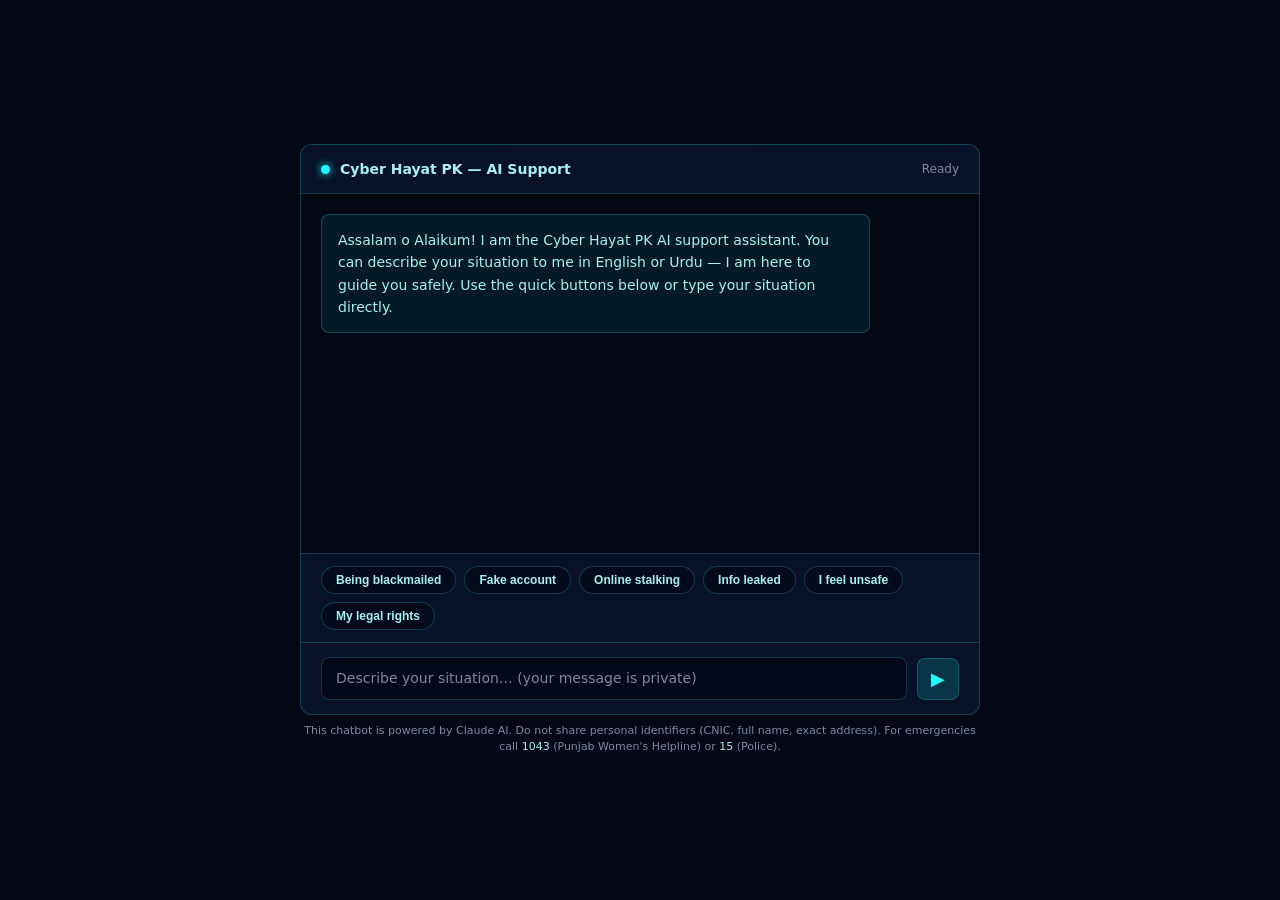
<file: chatbot-preview.html>
<!DOCTYPE html>
<html lang="en">
<head>
<meta charset="UTF-8"/>
<meta name="viewport" content="width=device-width,initial-scale=1.0"/>
<title>Cyber Hayat PK — Live AI Chatbot</title>
<style>
  :root {
    --navy: #030814;
    --navy2: #071228;
    --cyan: #22f6ff;
    --cyan-soft: #a8f0f4;
    --red: #ff3048;
    --text: #e8eaf0;
    --muted: #7a8ba0;
    --border-cyan: rgba(34,246,255,0.22);
    --border-red: rgba(255,48,72,0.28);
    --bg-cyan: rgba(34,246,255,0.08);
    --bg-red: rgba(255,48,72,0.12);
  }
  *{box-sizing:border-box;margin:0;padding:0}
  body{font-family:system-ui,sans-serif;background:var(--navy);color:var(--text);min-height:100vh;display:flex;flex-direction:column;align-items:center;justify-content:center;padding:1rem}

  .chatbot-wrap{width:100%;max-width:680px;display:flex;flex-direction:column;gap:0}

  /* Header */
  .chat-header{background:var(--navy2);border:1px solid var(--border-cyan);border-bottom:none;border-radius:12px 12px 0 0;padding:1rem 1.25rem;display:flex;align-items:center;gap:10px}
  .chat-header-dot{width:9px;height:9px;border-radius:50%;background:var(--cyan);box-shadow:0 0 8px var(--cyan);flex-shrink:0}
  .chat-header-dot.thinking{animation:pulse 1s ease-in-out infinite}
  @keyframes pulse{0%,100%{opacity:1}50%{opacity:0.3}}
  .chat-header-title{font-size:14px;font-weight:600;color:var(--cyan-soft)}
  .chat-header-sub{font-size:12px;color:var(--muted);margin-left:auto}

  /* Window */
  .chat-window{background:rgba(3,8,20,0.68);border:1px solid var(--border-cyan);border-bottom:none;padding:1.25rem;display:flex;flex-direction:column;gap:0.9rem;min-height:360px;max-height:460px;overflow-y:auto;scroll-behavior:smooth}

  /* Messages */
  .message{max-width:86%;padding:0.85rem 1rem;border-radius:8px;line-height:1.6;font-size:14px;animation:fadein .2s ease}
  @keyframes fadein{from{opacity:0;transform:translateY(4px)}to{opacity:1;transform:none}}
  .message.assistant{align-self:flex-start;border:1px solid var(--border-cyan);background:var(--bg-cyan);color:var(--cyan-soft)}
  .message.user{align-self:flex-end;border:1px solid var(--border-red);background:var(--bg-red);color:var(--text)}
  .message.thinking{align-self:flex-start;border:1px solid var(--border-cyan);background:var(--bg-cyan);color:var(--muted);font-style:italic}

  /* Typing dots */
  .dots span{display:inline-block;width:5px;height:5px;border-radius:50%;background:var(--cyan);margin-right:3px;animation:dot 1.2s ease-in-out infinite}
  .dots span:nth-child(2){animation-delay:.2s}
  .dots span:nth-child(3){animation-delay:.4s}
  @keyframes dot{0%,80%,100%{transform:scale(0.6);opacity:0.4}40%{transform:scale(1);opacity:1}}

  /* Quick chips */
  .chat-chips{background:var(--navy2);border:1px solid var(--border-cyan);border-bottom:none;padding:0.75rem 1.25rem;display:flex;gap:8px;flex-wrap:wrap}
  .chip{padding:6px 14px;border:1px solid var(--border-cyan);border-radius:999px;background:rgba(3,8,20,0.72);color:var(--cyan-soft);font-size:12px;font-weight:600;cursor:pointer;transition:all .15s;white-space:nowrap}
  .chip:hover{border-color:var(--cyan);background:rgba(34,246,255,0.14)}
  .chip:disabled{opacity:0.4;cursor:not-allowed}

  /* Input bar */
  .chat-input-bar{background:var(--navy2);border:1px solid var(--border-cyan);border-radius:0 0 12px 12px;padding:0.85rem 1.25rem;display:flex;gap:10px;align-items:flex-end}
  .chat-input{flex:1;background:rgba(3,8,20,0.8);border:1px solid rgba(34,246,255,0.2);border-radius:8px;color:var(--text);font-size:14px;padding:10px 14px;resize:none;min-height:42px;max-height:120px;line-height:1.5;font-family:inherit;overflow-y:auto}
  .chat-input:focus{outline:none;border-color:rgba(34,246,255,0.5)}
  .chat-input::placeholder{color:var(--muted)}
  .send-btn{width:42px;height:42px;border-radius:8px;background:rgba(34,246,255,0.15);border:1px solid var(--border-cyan);color:var(--cyan);font-size:18px;cursor:pointer;display:flex;align-items:center;justify-content:center;flex-shrink:0;transition:all .15s}
  .send-btn:hover:not(:disabled){background:rgba(34,246,255,0.25);border-color:var(--cyan)}
  .send-btn:disabled{opacity:0.4;cursor:not-allowed}

  /* Disclaimer */
  .chat-disclaimer{font-size:11px;color:var(--muted);text-align:center;margin-top:8px;line-height:1.5;padding:0 4px}
  .chat-disclaimer a{color:var(--cyan-soft);text-decoration:none}
  .chat-disclaimer a:hover{text-decoration:underline}
</style>
</head>
<body>

<div class="chatbot-wrap">

  <div class="chat-header">
    <div class="chat-header-dot" id="statusDot"></div>
    <span class="chat-header-title">Cyber Hayat PK — AI Support</span>
    <span class="chat-header-sub" id="statusText">Ready</span>
  </div>

  <div class="chat-window" id="chatWindow" role="log" aria-live="polite" aria-label="Chat messages"></div>

  <div class="chat-chips" id="chipsBar">
    <button class="chip" onclick="sendChip(this, 'I am being blackmailed online')">Being blackmailed</button>
    <button class="chip" onclick="sendChip(this, 'Someone made a fake account of me')">Fake account</button>
    <button class="chip" onclick="sendChip(this, 'I am being stalked online')">Online stalking</button>
    <button class="chip" onclick="sendChip(this, 'My private information was shared without consent')">Info leaked</button>
    <button class="chip" onclick="sendChip(this, 'I feel unsafe right now and need urgent help')">I feel unsafe</button>
    <button class="chip" onclick="sendChip(this, 'What are my legal rights under PECA 2016?')">My legal rights</button>
  </div>

  <div class="chat-input-bar">
    <textarea
      class="chat-input"
      id="chatInput"
      placeholder="Describe your situation… (your message is private)"
      rows="1"
      aria-label="Type your message"
    ></textarea>
    <button class="send-btn" id="sendBtn" onclick="handleSend()" aria-label="Send message">
      &#9654;
    </button>
  </div>

  <p class="chat-disclaimer">
    This chatbot is powered by Claude AI. Do not share personal identifiers (CNIC, full name, exact address).
    For emergencies call <a href="tel:1043">1043</a> (Punjab Women's Helpline) or <a href="tel:15">15</a> (Police).
  </p>

</div>

<script>
// ── CONFIG ────────────────────────────────────────────────────
// This calls the Anthropic API directly from the browser.
// For a production website, replace this with a call to your
// own backend (e.g. a Make.com webhook or a Cloudflare Worker)
// so your API key stays hidden. See the guide below.
const API_KEY = "PASTE_YOUR_ANTHROPIC_API_KEY_HERE";

const SYSTEM_PROMPT = `You are the AI support assistant for Cyber Hayat PK — a student-led cyber harassment awareness initiative in Pakistan based at the University of Central Punjab (UCP).

Your role is to:
1. Guide victims of cyber harassment step by step through what to do
2. Always answer in the same language the user writes in (Urdu or English)
3. Refer to Pakistani laws (PECA 2016, Prevention of Electronic Crimes Act) when relevant
4. Recommend official Pakistani channels: FIA Cybercrime Wing (9911), NCCIA (1799), DRF helpline (0800-39393), Punjab Women's Helpline (1043)
5. Be calm, empathetic, and never judgmental

Key guidance principles:
- Always say: save evidence FIRST before blocking or deleting
- For blackmail/sextortion: do NOT pay, do NOT send more content
- For fake accounts: screenshot profile URL, bio, and messages; report inside the platform; then file at FIA
- For stalking: document timestamps, change privacy settings immediately
- For urgent safety risk: direct to 1043 or 15 (police) immediately

Keep responses concise (3-5 sentences max per reply). Use simple language. If someone is in immediate danger, always prioritize safety resources first.

Do NOT ask for or encourage sharing of: full name, CNIC, home address, or any identifying information.`;

// ── STATE ─────────────────────────────────────────────────────
const conversationHistory = [];
let isThinking = false;

// ── DOM REFS ──────────────────────────────────────────────────
const chatWindow = document.getElementById("chatWindow");
const chatInput  = document.getElementById("chatInput");
const sendBtn    = document.getElementById("sendBtn");
const statusDot  = document.getElementById("statusDot");
const statusText = document.getElementById("statusText");

// ── INIT ──────────────────────────────────────────────────────
window.addEventListener("DOMContentLoaded", () => {
  appendMessage("assistant",
    "Assalam o Alaikum! I am the Cyber Hayat PK AI support assistant. " +
    "You can describe your situation to me in English or Urdu — I am here to guide you safely. " +
    "Use the quick buttons below or type your situation directly."
  );
  chatInput.addEventListener("keydown", (e) => {
    if (e.key === "Enter" && !e.shiftKey) { e.preventDefault(); handleSend(); }
  });
  chatInput.addEventListener("input", () => {
    chatInput.style.height = "auto";
    chatInput.style.height = Math.min(chatInput.scrollHeight, 120) + "px";
  });
});

// ── SEND LOGIC ────────────────────────────────────────────────
function sendChip(btn, text) {
  chatInput.value = text;
  handleSend();
}

async function handleSend() {
  const text = chatInput.value.trim();
  if (!text || isThinking) return;

  chatInput.value = "";
  chatInput.style.height = "auto";
  appendMessage("user", text);
  conversationHistory.push({ role: "user", content: text });

  setThinking(true);
  const thinkingEl = appendThinking();

  try {
    if (!API_KEY || API_KEY === "PASTE_YOUR_ANTHROPIC_API_KEY_HERE") {
      // Demo mode — no API key yet
      await sleep(1200);
      thinkingEl.remove();
      appendMessage("assistant",
        "Demo mode: API key not connected yet. " +
        "Follow the setup guide to connect Claude AI. " +
        "For now: if you are in danger, call 1043 (Punjab Women's Helpline) or 15 (Police). " +
        "For cybercrime: FIA 9911 or NCCIA 1799."
      );
    } else {
      const reply = await callClaude(conversationHistory);
      thinkingEl.remove();
      appendMessage("assistant", reply);
      conversationHistory.push({ role: "assistant", content: reply });
    }
  } catch (err) {
    thinkingEl.remove();
    appendMessage("assistant",
      "Sorry, there was a connection issue. " +
      "If you need urgent help: call 1043 (Punjab Women's Helpline), 1799 (NCCIA), or 9911 (FIA)."
    );
    console.error("Claude API error:", err);
  }

  setThinking(false);
}

// ── CLAUDE API CALL ───────────────────────────────────────────
async function callClaude(messages) {
  const response = await fetch("https://api.anthropic.com/v1/messages", {
    method: "POST",
    headers: {
      "Content-Type": "application/json",
      "x-api-key": API_KEY,
      "anthropic-version": "2023-06-01",
      "anthropic-dangerous-client-side-key-allowlist": "true"
    },
    body: JSON.stringify({
      model: "claude-haiku-4-5-20251001",
      max_tokens: 400,
      system: SYSTEM_PROMPT,
      messages: messages.slice(-10) // keep last 10 turns for context
    })
  });

  if (!response.ok) {
    const err = await response.json().catch(() => ({}));
    throw new Error(err.error?.message || "API error " + response.status);
  }

  const data = await response.json();
  return data.content?.[0]?.text || "I could not generate a response. Please try again.";
}

// ── UI HELPERS ────────────────────────────────────────────────
function appendMessage(role, text) {
  const div = document.createElement("div");
  div.className = `message ${role}`;
  div.textContent = text;
  chatWindow.appendChild(div);
  chatWindow.scrollTop = chatWindow.scrollHeight;
  return div;
}

function appendThinking() {
  const div = document.createElement("div");
  div.className = "message thinking";
  div.innerHTML = `<span class="dots"><span></span><span></span><span></span></span>`;
  chatWindow.appendChild(div);
  chatWindow.scrollTop = chatWindow.scrollHeight;
  return div;
}

function setThinking(on) {
  isThinking = on;
  sendBtn.disabled = on;
  chatInput.disabled = on;
  statusDot.classList.toggle("thinking", on);
  statusText.textContent = on ? "Thinking…" : "Ready";
  document.querySelectorAll(".chip").forEach(c => c.disabled = on);
}

function sleep(ms) { return new Promise(r => setTimeout(r, ms)); }
</script>

</body>
</html>
</file>
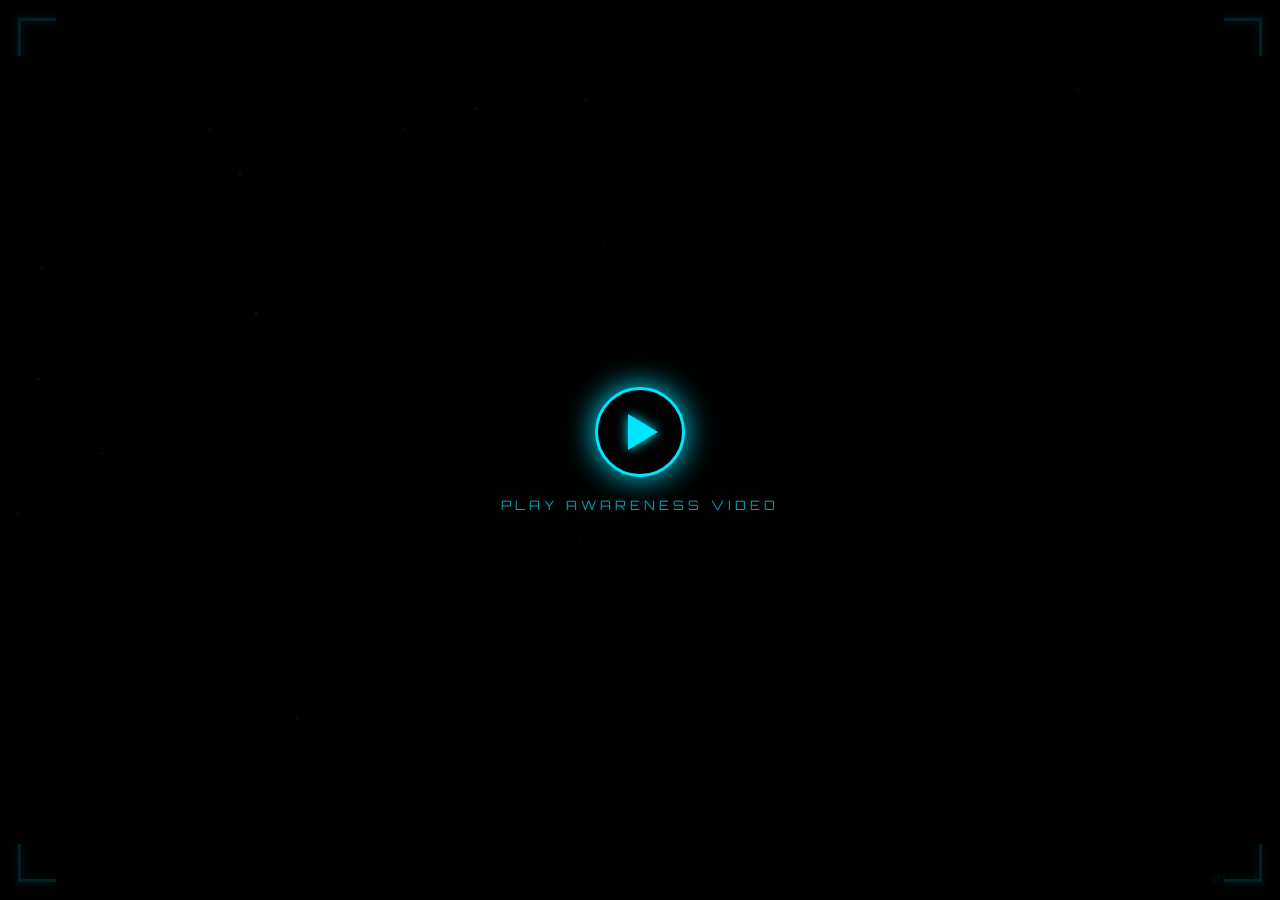
<file: cyberhayatpk_video_1.html>
<!DOCTYPE html>
<html lang="en">
<head>
<meta charset="UTF-8">
<meta name="viewport" content="width=device-width, initial-scale=1.0">
<title>CyberHayatPK – Cyber Harassment Awareness</title>
<style>
@import url('https://fonts.googleapis.com/css2?family=Orbitron:wght@400;700;900&family=Rajdhani:wght@300;400;600;700&display=swap');

:root {
  --cyan: #00e5ff;
  --red: #ff2020;
  --dark: #010d18;
  --navy: #031522;
  --mid: #062030;
}

* { margin:0; padding:0; box-sizing:border-box; }

html, body {
  width:100%; height:100%;
  background:#000;
  overflow:hidden;
  font-family:'Rajdhani', sans-serif;
}

/* ── CANVAS BG ── */
#bgCanvas {
  position:fixed; inset:0;
  width:100%; height:100%;
  z-index:0;
}

/* ── SCANLINES ── */
.scanlines {
  position:fixed; inset:0;
  background:repeating-linear-gradient(0deg,transparent,transparent 3px,rgba(0,229,255,0.015) 3px,rgba(0,229,255,0.015) 4px);
  z-index:1; pointer-events:none;
}

/* ── VIGNETTE ── */
.vignette {
  position:fixed; inset:0;
  background:radial-gradient(ellipse at center, transparent 50%, rgba(0,0,0,0.85) 100%);
  z-index:1; pointer-events:none;
}

/* ── CORNER BRACKETS ── */
.brackets { position:fixed; inset:0; z-index:3; pointer-events:none; }
.brk { position:absolute; width:55px; height:55px; }
.brk::before,.brk::after { content:''; position:absolute; background:var(--cyan); box-shadow:0 0 10px var(--cyan); }
.brk.tl { top:18px; left:18px; }
.brk.tl::before { width:3px; height:38px; top:0; left:0; }
.brk.tl::after  { width:38px; height:3px; top:0; left:0; }
.brk.tr { top:18px; right:18px; }
.brk.tr::before { width:3px; height:38px; top:0; right:0; }
.brk.tr::after  { width:38px; height:3px; top:0; right:0; }
.brk.bl { bottom:18px; left:18px; }
.brk.bl::before { width:3px; height:38px; bottom:0; left:0; }
.brk.bl::after  { width:38px; height:3px; bottom:0; left:0; }
.brk.br { bottom:18px; right:18px; }
.brk.br::before { width:3px; height:38px; bottom:0; right:0; }
.brk.br::after  { width:38px; height:3px; bottom:0; right:0; }

/* ── PROGRESS BAR ── */
#progressBar {
  position:fixed; bottom:0; left:0; height:3px;
  background:linear-gradient(90deg,var(--cyan),#0099bb);
  box-shadow:0 0 12px var(--cyan);
  z-index:10; transition:width 0.4s linear;
  width:0%;
}

/* ── SLIDE COUNTER ── */
#slideNum {
  position:fixed; bottom:14px; right:22px;
  font-family:'Orbitron', monospace;
  font-size:11px; color:rgba(0,229,255,0.5);
  z-index:10; letter-spacing:2px;
}

/* ── SCENES ── */
.scene {
  position:fixed; inset:0;
  display:none;
  align-items:center; justify-content:center;
  flex-direction:column;
  z-index:2;
  pointer-events:none;
}
.scene.active {
  display:flex;
  pointer-events:all;
  animation: sceneFadeIn 0.5s ease forwards;
}
@keyframes sceneFadeIn {
  from { opacity:0; }
  to   { opacity:1; }
}

/* ═══════════════════════════════
   SCENE 1 – TITLE
═══════════════════════════════ */
#s1 .glitch-wrap {
  text-align:center;
  animation: fadeUp 0.8s ease forwards;
}
.title-tag {
  font-family:'Orbitron', monospace;
  font-size:clamp(11px,1.4vw,15px);
  color:var(--cyan);
  letter-spacing:8px;
  text-transform:uppercase;
  opacity:0;
  animation: fadeIn 0.6s 0.3s ease forwards;
  margin-bottom:18px;
}
.main-title {
  font-family:'Orbitron', monospace;
  font-size:clamp(38px,7vw,88px);
  font-weight:900;
  color:#fff;
  line-height:1;
  text-shadow:0 0 30px rgba(0,229,255,0.6), 0 0 80px rgba(0,229,255,0.2);
  opacity:0;
  animation: glitchReveal 1s 0.6s ease forwards;
}
.main-title span { color:var(--cyan); }
.sub-title {
  font-family:'Rajdhani', sans-serif;
  font-size:clamp(16px,2.5vw,26px);
  font-weight:600;
  color:rgba(255,255,255,0.7);
  letter-spacing:4px;
  text-transform:uppercase;
  margin-top:14px;
  opacity:0;
  animation: fadeIn 0.8s 1.2s ease forwards;
}
.divider-line {
  width:0; height:2px;
  background:linear-gradient(90deg,transparent,var(--cyan),transparent);
  margin:22px auto;
  animation: expandWidth 0.8s 1.5s ease forwards;
}
.tagline {
  font-size:clamp(13px,1.6vw,17px);
  color:rgba(0,229,255,0.8);
  letter-spacing:5px;
  text-transform:uppercase;
  opacity:0;
  animation: fadeIn 0.8s 2s ease forwards;
}

/* ═══════════════════════════════
   SCENE 2 – WHAT IS CYBER HARASSMENT
═══════════════════════════════ */
#s2 { padding: 0 8vw; }
.scene-label {
  font-family:'Orbitron', monospace;
  font-size:clamp(9px,1.1vw,12px);
  color:var(--red);
  letter-spacing:6px;
  text-transform:uppercase;
  opacity:0;
  animation: fadeIn 0.5s 0.2s ease forwards;
  margin-bottom:16px;
}
.scene-heading {
  font-family:'Orbitron', monospace;
  font-size:clamp(26px,4.5vw,56px);
  font-weight:900;
  color:#fff;
  text-align:center;
  line-height:1.1;
  opacity:0;
  animation: fadeUp 0.7s 0.4s ease forwards;
  margin-bottom:20px;
}
.scene-heading .hl { color:var(--cyan); }
.def-box {
  max-width:780px;
  text-align:center;
  opacity:0;
  animation: fadeUp 0.7s 0.8s ease forwards;
}
.def-box p {
  font-size:clamp(14px,2vw,21px);
  color:rgba(255,255,255,0.75);
  line-height:1.7;
  font-weight:400;
}
.def-box p strong { color:var(--cyan); font-weight:700; }

/* ═══════════════════════════════
   SCENE 3–8 – THREAT CARDS
═══════════════════════════════ */
.threat-scene { padding:0 6vw; }
.threat-icon-wrap {
  width:clamp(80px,12vw,130px);
  height:clamp(80px,12vw,130px);
  border-radius:50%;
  border:2px solid var(--cyan);
  display:flex; align-items:center; justify-content:center;
  background:rgba(0,229,255,0.05);
  box-shadow:0 0 30px rgba(0,229,255,0.3), inset 0 0 30px rgba(0,229,255,0.05);
  margin-bottom:28px;
  opacity:0;
  animation: popIn 0.6s 0.2s cubic-bezier(.34,1.56,.64,1) forwards;
}
.threat-icon-wrap.red-icon {
  border-color:var(--red);
  background:rgba(255,32,32,0.05);
  box-shadow:0 0 30px rgba(255,32,32,0.3), inset 0 0 30px rgba(255,32,32,0.05);
}
.threat-icon {
  font-size:clamp(36px,5vw,58px);
  filter:drop-shadow(0 0 8px currentColor);
}
.threat-name {
  font-family:'Orbitron', monospace;
  font-size:clamp(24px,4vw,50px);
  font-weight:900;
  color:var(--cyan);
  text-align:center;
  text-shadow:0 0 20px rgba(0,229,255,0.5);
  opacity:0;
  animation: fadeUp 0.6s 0.5s ease forwards;
  margin-bottom:16px;
}
.threat-name.danger { color:var(--red); text-shadow:0 0 20px rgba(255,32,32,0.5); }
.threat-desc {
  max-width:700px;
  text-align:center;
  font-size:clamp(14px,2vw,21px);
  color:rgba(255,255,255,0.72);
  line-height:1.7;
  opacity:0;
  animation: fadeUp 0.6s 0.8s ease forwards;
}
.threat-desc strong { color:var(--cyan); }
.threat-desc strong.r { color:var(--red); }

.protect-strip {
  margin-top:28px;
  padding:14px 28px;
  border:1px solid rgba(0,229,255,0.25);
  border-left:3px solid var(--cyan);
  background:rgba(0,229,255,0.04);
  max-width:680px;
  text-align:left;
  opacity:0;
  animation: fadeIn 0.6s 1.1s ease forwards;
  border-radius:0 6px 6px 0;
}
.protect-strip .pt-label {
  font-family:'Orbitron', monospace;
  font-size:10px;
  color:var(--cyan);
  letter-spacing:4px;
  margin-bottom:6px;
  text-transform:uppercase;
}
.protect-strip p {
  font-size:clamp(13px,1.6vw,16px);
  color:rgba(255,255,255,0.65);
  line-height:1.6;
}

/* ═══════════════════════════════
   SCENE 9 – STATS
═══════════════════════════════ */
#s9 { padding:0 6vw; }
.stats-grid {
  display:grid;
  grid-template-columns: repeat(3,1fr);
  gap:clamp(14px,2vw,28px);
  max-width:900px;
  width:100%;
  margin-top:24px;
}
.stat-card {
  border:1px solid rgba(0,229,255,0.2);
  background:rgba(0,229,255,0.04);
  border-radius:8px;
  padding:24px 16px;
  text-align:center;
  opacity:0;
  transform:translateY(20px);
}
.stat-card:nth-child(1){ animation: fadeUp 0.6s 0.4s ease forwards; }
.stat-card:nth-child(2){ animation: fadeUp 0.6s 0.65s ease forwards; }
.stat-card:nth-child(3){ animation: fadeUp 0.6s 0.9s ease forwards; }
.stat-num {
  font-family:'Orbitron', monospace;
  font-size:clamp(28px,4vw,48px);
  font-weight:900;
  color:var(--cyan);
  text-shadow:0 0 20px rgba(0,229,255,0.6);
  display:block;
}
.stat-num.r { color:var(--red); text-shadow:0 0 20px rgba(255,32,32,0.6); }
.stat-label {
  font-size:clamp(11px,1.4vw,14px);
  color:rgba(255,255,255,0.6);
  margin-top:8px;
  letter-spacing:1px;
  line-height:1.5;
  text-transform:uppercase;
}

/* ═══════════════════════════════
   SCENE 10 – HOW TO PROTECT
═══════════════════════════════ */
#s10 { padding:0 6vw; }
.tips-grid {
  display:grid;
  grid-template-columns:repeat(2,1fr);
  gap:clamp(10px,1.5vw,20px);
  max-width:860px;
  width:100%;
  margin-top:22px;
}
.tip-card {
  border:1px solid rgba(0,229,255,0.15);
  background:rgba(0,10,20,0.6);
  border-radius:8px;
  padding:18px 20px;
  display:flex;
  align-items:flex-start;
  gap:14px;
  opacity:0;
  transform:translateX(-15px);
}
.tip-card:nth-child(1){ animation: slideIn 0.5s 0.3s ease forwards; }
.tip-card:nth-child(2){ animation: slideIn 0.5s 0.5s ease forwards; }
.tip-card:nth-child(3){ animation: slideIn 0.5s 0.7s ease forwards; }
.tip-card:nth-child(4){ animation: slideIn 0.5s 0.9s ease forwards; }
.tip-num {
  font-family:'Orbitron', monospace;
  font-size:22px;
  font-weight:900;
  color:var(--cyan);
  min-width:36px;
  line-height:1;
  text-shadow:0 0 10px var(--cyan);
}
.tip-text h4 {
  font-family:'Orbitron', monospace;
  font-size:clamp(11px,1.3vw,13px);
  color:#fff;
  letter-spacing:1px;
  margin-bottom:5px;
}
.tip-text p {
  font-size:clamp(12px,1.4vw,14px);
  color:rgba(255,255,255,0.58);
  line-height:1.5;
}

/* ═══════════════════════════════
   SCENE 11 – LOGO OUTRO
═══════════════════════════════ */
#s11 {
  background:radial-gradient(ellipse at center, rgba(0,50,80,0.4) 0%, transparent 70%);
}
.logo-circle {
  width:clamp(180px,28vw,300px);
  height:clamp(180px,28vw,300px);
  border-radius:50%;
  background:radial-gradient(circle, #041e30 0%, #010d18 100%);
  border:3px solid var(--cyan);
  box-shadow:0 0 40px rgba(0,229,255,0.4), 0 0 100px rgba(0,229,255,0.15), inset 0 0 40px rgba(0,229,255,0.08);
  display:flex; align-items:center; justify-content:center;
  flex-direction:column;
  padding:24px;
  opacity:0;
  animation: logoReveal 1.2s 0.3s cubic-bezier(.34,1.56,.64,1) forwards;
  position:relative;
}
.logo-circle::before {
  content:'';
  position:absolute; inset:-6px;
  border-radius:50%;
  border:1px solid rgba(0,229,255,0.2);
  animation: rotateSlow 8s linear infinite;
}
.logo-circle::after {
  content:'';
  position:absolute; inset:-14px;
  border-radius:50%;
  border:1px dashed rgba(0,229,255,0.1);
  animation: rotateSlow 14s linear infinite reverse;
}
.logo-shield { font-size:clamp(38px,6vw,64px); filter:drop-shadow(0 0 12px var(--cyan)); }
.logo-brand {
  font-family:'Orbitron', monospace;
  font-size:clamp(13px,2vw,20px);
  font-weight:900;
  color:var(--cyan);
  text-align:center;
  letter-spacing:2px;
  line-height:1.2;
  margin-top:8px;
  text-shadow:0 0 15px var(--cyan);
}
.logo-brand span { display:block; font-size:0.6em; color:rgba(255,255,255,0.7); letter-spacing:3px; font-weight:400; margin-top:4px; }
.outro-tagline {
  margin-top:30px;
  font-size:clamp(13px,1.8vw,18px);
  color:rgba(255,255,255,0.6);
  letter-spacing:4px;
  text-transform:uppercase;
  opacity:0;
  animation: fadeIn 0.8s 1.4s ease forwards;
}
.outro-tagline strong { color:var(--cyan); }
.outro-website {
  margin-top:12px;
  font-family:'Orbitron', monospace;
  font-size:clamp(11px,1.3vw,13px);
  color:rgba(0,229,255,0.5);
  letter-spacing:3px;
  opacity:0;
  animation: fadeIn 0.8s 1.8s ease forwards;
}

/* ═══════════════════════════════
   SHIELD SVG in scenes
═══════════════════════════════ */
.shield-bg {
  position:absolute;
  opacity:0.04;
  font-size:40vw;
  pointer-events:none;
  z-index:-1;
  filter:blur(2px);
}

/* ═══════════════════════════════
   KEYFRAMES
═══════════════════════════════ */
@keyframes fadeIn {
  from { opacity:0; }
  to   { opacity:1; }
}
@keyframes fadeUp {
  from { opacity:0; transform:translateY(24px); }
  to   { opacity:1; transform:translateY(0); }
}
@keyframes slideIn {
  from { opacity:0; transform:translateX(-15px); }
  to   { opacity:1; transform:translateX(0); }
}
@keyframes popIn {
  from { opacity:0; transform:scale(0.6); }
  to   { opacity:1; transform:scale(1); }
}
@keyframes expandWidth {
  from { width:0; }
  to   { width:320px; }
}
@keyframes glitchReveal {
  0%   { opacity:0; transform:translateY(20px) skewX(-3deg); clip-path:inset(0 100% 0 0); }
  30%  { opacity:1; clip-path:inset(0 40% 0 0); }
  60%  { clip-path:inset(0 10% 0 0); }
  100% { opacity:1; transform:translateY(0) skewX(0); clip-path:inset(0 0% 0 0); }
}
@keyframes logoReveal {
  from { opacity:0; transform:scale(0.5) rotate(-10deg); }
  to   { opacity:1; transform:scale(1) rotate(0deg); }
}
@keyframes rotateSlow {
  from { transform:rotate(0deg); }
  to   { transform:rotate(360deg); }
}
@keyframes pulse {
  0%,100% { box-shadow:0 0 20px rgba(0,229,255,0.3); }
  50%      { box-shadow:0 0 50px rgba(0,229,255,0.7); }
}
@keyframes flicker {
  0%,95%,100% { opacity:1; }
  96%          { opacity:0.4; }
  97%          { opacity:1; }
  98%          { opacity:0.6; }
}

/* Flicker on title */
.main-title { animation: glitchReveal 1s 0.6s ease forwards, flicker 6s 3s infinite; }

/* ── PLAY BUTTON (initial) ── */
#playBtn {
  position:fixed; inset:0; z-index:20;
  background:rgba(0,0,0,0.85);
  display:flex; flex-direction:column;
  align-items:center; justify-content:center;
  cursor:pointer;
}
#playBtn .pb-circle {
  width:90px; height:90px;
  border-radius:50%;
  border:3px solid var(--cyan);
  display:flex; align-items:center; justify-content:center;
  box-shadow:0 0 30px var(--cyan);
  animation:pulse 2s infinite;
  transition:transform 0.2s;
}
#playBtn:hover .pb-circle { transform:scale(1.1); }
#playBtn .pb-triangle {
  width:0; height:0;
  border-top:18px solid transparent;
  border-bottom:18px solid transparent;
  border-left:30px solid var(--cyan);
  margin-left:6px;
  filter:drop-shadow(0 0 6px var(--cyan));
}
#playBtn p {
  margin-top:20px;
  font-family:'Orbitron', monospace;
  font-size:13px;
  color:rgba(0,229,255,0.7);
  letter-spacing:4px;
  text-transform:uppercase;
}

/* ── CONTROLS ── */
#controls {
  position:fixed; bottom:28px; left:50%;
  transform:translateX(-50%);
  z-index:10;
  display:none;
  gap:14px;
}
#controls button {
  background:rgba(0,229,255,0.08);
  border:1px solid rgba(0,229,255,0.3);
  color:var(--cyan);
  font-family:'Orbitron', monospace;
  font-size:11px;
  letter-spacing:2px;
  padding:8px 18px;
  cursor:pointer;
  border-radius:4px;
  transition:all 0.2s;
}
#controls button:hover {
  background:rgba(0,229,255,0.18);
  box-shadow:0 0 14px rgba(0,229,255,0.3);
}
</style>
</head>
<body>

<canvas id="bgCanvas"></canvas>
<div class="scanlines"></div>
<div class="vignette"></div>

<div class="brackets">
  <div class="brk tl"></div>
  <div class="brk tr"></div>
  <div class="brk bl"></div>
  <div class="brk br"></div>
</div>

<div id="progressBar"></div>
<div id="slideNum">01 / 11</div>

<!-- ══════════════ PLAY BUTTON ══════════════ -->
<div id="playBtn">
  <div class="pb-circle"><div class="pb-triangle"></div></div>
  <p>Play Awareness Video</p>
</div>

<!-- ══════════════ SCENE 1: TITLE ══════════════ -->
<div class="scene" id="s1">
  <div class="shield-bg">🛡</div>
  <div class="glitch-wrap">
    <div class="title-tag">// Awareness Campaign //</div>
    <div class="main-title">CYBER<span>HARASSMENT</span></div>
    <div class="sub-title">The Hidden Digital Threat</div>
    <div class="divider-line"></div>
    <div class="tagline">Stay Safe • Protect Yourself • Speak Up</div>
  </div>
</div>

<!-- ══════════════ SCENE 2: DEFINITION ══════════════ -->
<div class="scene" id="s2">
  <div class="scene-label">// Defining the Threat</div>
  <div class="scene-heading">What Is<br><span class="hl">Cyber Harassment?</span></div>
  <div class="def-box">
    <p>Cyber harassment is the use of <strong>digital technology</strong> to intimidate, threaten, humiliate, or harm another person. It occurs across social media, messaging apps, emails, and online platforms — affecting <strong>millions of people</strong> worldwide every day.</p>
  </div>
</div>

<!-- ══════════════ SCENE 3: STALKING ══════════════ -->
<div class="scene threat-scene" id="s3">
  <div class="threat-icon-wrap">
    <span class="threat-icon" style="color:#00e5ff">👁</span>
  </div>
  <div class="threat-name">CYBER STALKING</div>
  <div class="threat-desc">
    Repeatedly monitoring someone's online activity, tracking their location, or sending persistent unwanted messages. <strong>Victims feel watched, unsafe, and violated</strong> — even in their own homes.
  </div>
  <div class="protect-strip">
    <div class="pt-label">🛡 Protect Yourself</div>
    <p>Review your privacy settings. Never share real-time location publicly. Block and report any stalker accounts immediately.</p>
  </div>
</div>

<!-- ══════════════ SCENE 4: ONLINE BULLYING ══════════════ -->
<div class="scene threat-scene" id="s4">
  <div class="threat-icon-wrap red-icon">
    <span class="threat-icon" style="color:#ff2020">💬</span>
  </div>
  <div class="threat-name danger">ONLINE BULLYING</div>
  <div class="threat-desc">
    Sending hateful messages, public humiliation, spreading rumors, or deliberately excluding someone. <strong class="r">1 in 3 young people</strong> experience cyberbullying — leading to severe emotional and mental harm.
  </div>
  <div class="protect-strip">
    <div class="pt-label">🛡 Protect Yourself</div>
    <p>Do not engage with bullies. Save all evidence. Report to platform administrators and trusted adults or authorities.</p>
  </div>
</div>

<!-- ══════════════ SCENE 5: HATE SPEECH ══════════════ -->
<div class="scene threat-scene" id="s5">
  <div class="threat-icon-wrap red-icon">
    <span class="threat-icon" style="color:#ff2020">📢</span>
  </div>
  <div class="threat-name danger">HATE SPEECH</div>
  <div class="threat-desc">
    Online content that attacks individuals based on race, religion, gender, or identity. Hate speech <strong class="r">incites violence</strong>, spreads fear, and creates toxic digital environments for entire communities.
  </div>
  <div class="protect-strip">
    <div class="pt-label">🛡 Protect Yourself</div>
    <p>Report hateful content immediately. Mute or block offenders. Support affected communities. Never amplify hate by sharing it.</p>
  </div>
</div>

<!-- ══════════════ SCENE 6: DOXING ══════════════ -->
<div class="scene threat-scene" id="s6">
  <div class="threat-icon-wrap">
    <span class="threat-icon" style="color:#00e5ff">📍</span>
  </div>
  <div class="threat-name">DOXING</div>
  <div class="threat-desc">
    Publicly exposing someone's private information — address, phone number, workplace — without consent. Doxing can lead to <strong>real-world danger</strong>, harassment campaigns, and physical threats.
  </div>
  <div class="protect-strip">
    <div class="pt-label">🛡 Protect Yourself</div>
    <p>Limit personal info shared online. Use private email addresses. Regularly audit what information is publicly available about you.</p>
  </div>
</div>

<!-- ══════════════ SCENE 7: IMPERSONATION ══════════════ -->
<div class="scene threat-scene" id="s7">
  <div class="threat-icon-wrap">
    <span class="threat-icon" style="color:#00e5ff">🎭</span>
  </div>
  <div class="threat-name">IMPERSONATION</div>
  <div class="threat-desc">
    Creating fake profiles or accounts to deceive others, damage reputations, or manipulate situations. Impersonators can <strong>destroy relationships</strong>, careers, and mental well-being of victims.
  </div>
  <div class="protect-strip">
    <div class="pt-label">🛡 Protect Yourself</div>
    <p>Enable two-factor authentication. Report fake accounts to platforms. Alert your contacts if you discover a fake profile of you.</p>
  </div>
</div>

<!-- ══════════════ SCENE 8: DISINFORMATION ══════════════ -->
<div class="scene threat-scene" id="s8">
  <div class="threat-icon-wrap red-icon">
    <span class="threat-icon" style="color:#ff2020">📰</span>
  </div>
  <div class="threat-name danger">DISINFORMATION</div>
  <div class="threat-desc">
    Deliberately spreading false information to damage reputation or manipulate public opinion. <strong class="r">False narratives spread 6× faster</strong> than truth online — causing real psychological and social damage.
  </div>
  <div class="protect-strip">
    <div class="pt-label">🛡 Protect Yourself</div>
    <p>Verify before sharing. Use trusted news sources. Report false content. Critical thinking is your strongest defense.</p>
  </div>
</div>

<!-- ══════════════ SCENE 9: STATS ══════════════ -->
<div class="scene" id="s9">
  <div class="scene-label">// The Scale of the Problem</div>
  <div class="scene-heading">By The <span class="hl">Numbers</span></div>
  <div class="stats-grid">
    <div class="stat-card">
      <span class="stat-num">41%</span>
      <div class="stat-label">of adults have experienced<br>online harassment</div>
    </div>
    <div class="stat-card">
      <span class="stat-num r">75%</span>
      <div class="stat-label">of victims suffer anxiety,<br>depression & trauma</div>
    </div>
    <div class="stat-card">
      <span class="stat-num">1 in 3</span>
      <div class="stat-label">young people are<br>cyberbullied globally</div>
    </div>
    <div class="stat-card">
      <span class="stat-num r">60%</span>
      <div class="stat-label">of cases go unreported<br>due to fear or shame</div>
    </div>
    <div class="stat-card">
      <span class="stat-num">90%</span>
      <div class="stat-label">of teen victims know<br>their harasser online</div>
    </div>
    <div class="stat-card">
      <span class="stat-num r">24/7</span>
      <div class="stat-label">harassment never stops —<br>it follows victims home</div>
    </div>
  </div>
</div>

<!-- ══════════════ SCENE 10: HOW TO PROTECT ══════════════ -->
<div class="scene" id="s10">
  <div class="scene-label">// Defense Strategies</div>
  <div class="scene-heading">How To <span class="hl">Protect</span> Yourself</div>
  <div class="tips-grid">
    <div class="tip-card">
      <div class="tip-num">01</div>
      <div class="tip-text">
        <h4>🔒 Lock Your Privacy</h4>
        <p>Set all accounts to private. Control who can see your posts, location, and personal information.</p>
      </div>
    </div>
    <div class="tip-card">
      <div class="tip-num">02</div>
      <div class="tip-text">
        <h4>📸 Document Everything</h4>
        <p>Screenshot all harassment. Keep records with dates and times before blocking the offender.</p>
      </div>
    </div>
    <div class="tip-card">
      <div class="tip-num">03</div>
      <div class="tip-text">
        <h4>🚨 Report & Block</h4>
        <p>Use platform report tools. Contact cybercrime authorities. Don't suffer in silence — report it.</p>
      </div>
    </div>
    <div class="tip-card">
      <div class="tip-num">04</div>
      <div class="tip-text">
        <h4>🤝 Seek Support</h4>
        <p>Talk to trusted family, friends, or professionals. You are not alone — help is always available.</p>
      </div>
    </div>
  </div>
</div>

<!-- ══════════════ SCENE 11: LOGO OUTRO ══════════════ -->
<div class="scene" id="s11">
  <div class="logo-circle">
    <span class="logo-shield">🛡</span>
    <div class="logo-brand">CYBERHAYATPK<span>AWARENESS &amp; DEFENSE</span></div>
  </div>
  <div class="outro-tagline"><strong>Stay Safe</strong> • Protect Yourself • Speak Up</div>
  <div class="outro-website">cyberhayatpk.com</div>
</div>

<!-- ══════════════ CONTROLS ══════════════ -->
<div id="controls">
  <button id="prevBtn">◀ PREV</button>
  <button id="pauseBtn">⏸ PAUSE</button>
  <button id="nextBtn">NEXT ▶</button>
</div>

<script>
// ── CANVAS BACKGROUND: circuit grid + particles ──
const canvas = document.getElementById('bgCanvas');
const ctx = canvas.getContext('2d');
let W, H, particles = [], lines = [];

function resize() {
  W = canvas.width  = window.innerWidth;
  H = canvas.height = window.innerHeight;
}
resize();
window.addEventListener('resize', resize);

// Particles
for (let i = 0; i < 80; i++) {
  particles.push({
    x: Math.random() * 2000,
    y: Math.random() * 1200,
    r: Math.random() * 1.5 + 0.3,
    vx: (Math.random() - 0.5) * 0.4,
    vy: (Math.random() - 0.5) * 0.4,
    a: Math.random()
  });
}

// Grid lines (static)
for (let x = 0; x < 2000; x += 80)
  lines.push({ x1:x, y1:0, x2:x, y2:1200, h:true });
for (let y = 0; y < 1200; y += 80)
  lines.push({ x1:0, y1:y, x2:2000, y2:y, h:false });

let pulse = 0;
function drawBg() {
  ctx.clearRect(0, 0, W, H);
  pulse += 0.015;

  // Grid
  ctx.lineWidth = 0.4;
  lines.forEach(l => {
    ctx.strokeStyle = `rgba(0,229,255,${0.07 + 0.03 * Math.sin(pulse + l.x1 * 0.01)})`;
    ctx.beginPath();
    ctx.moveTo(l.x1 % W, l.y1 % H);
    ctx.lineTo(l.x2 % W, l.y2 % H);
    ctx.stroke();
  });

  // Particles
  particles.forEach(p => {
    p.x = (p.x + p.vx + W) % W;
    p.y = (p.y + p.vy + H) % H;
    const alpha = 0.3 + 0.4 * Math.sin(pulse + p.a * 5);
    ctx.beginPath();
    ctx.arc(p.x, p.y, p.r, 0, Math.PI * 2);
    ctx.fillStyle = `rgba(0,229,255,${alpha})`;
    ctx.fill();
  });

  // Occasional red flash node
  if (Math.random() < 0.005) {
    const rx = Math.random() * W, ry = Math.random() * H;
    ctx.beginPath();
    ctx.arc(rx, ry, 3, 0, Math.PI * 2);
    ctx.fillStyle = 'rgba(255,32,32,0.8)';
    ctx.fill();
    ctx.beginPath();
    ctx.arc(rx, ry, 10, 0, Math.PI * 2);
    ctx.fillStyle = 'rgba(255,32,32,0.1)';
    ctx.fill();
  }

  requestAnimationFrame(drawBg);
}
drawBg();

// ── SLIDESHOW LOGIC ──
const DURATIONS = [4000, 5000, 6000, 6000, 6000, 6000, 6000, 6000, 7000, 7000, 8000];

let current = 0;
let timer = null;
let paused = false;
let started = false;

const progressBar = document.getElementById('progressBar');
const slideNum    = document.getElementById('slideNum');
const pauseBtn    = document.getElementById('pauseBtn');
const controls    = document.getElementById('controls');

function getScenes() {
  return document.querySelectorAll('.scene');
}

function restartAnimations(el) {
  // Force browser to reflow so CSS animations restart cleanly
  const animated = el.querySelectorAll('*');
  animated.forEach(child => {
    child.style.animation = 'none';
    child.offsetHeight; // trigger reflow
    child.style.animation = '';
  });
  el.style.animation = 'none';
  el.offsetHeight;
  el.style.animation = '';
}

function showScene(idx) {
  const scenes = getScenes();
  const totalScenes = scenes.length;

  // Hide ALL scenes instantly
  scenes.forEach((s, i) => {
    s.classList.remove('active');
    s.style.display = 'none';
  });

  // Show and restart the target scene
  const target = scenes[idx];
  target.style.display = 'flex';
  // Force reflow so animations restart
  target.offsetHeight;
  restartAnimations(target);
  target.classList.add('active');

  const pct = ((idx + 1) / totalScenes) * 100;
  progressBar.style.width = pct + '%';
  slideNum.textContent = String(idx + 1).padStart(2, '0') + ' / ' + String(totalScenes).padStart(2, '0');
}

function advance() {
  const totalScenes = getScenes().length;
  if (current < totalScenes - 1) {
    current++;
    showScene(current);
    if (!paused) scheduleNext();
  }
}

function scheduleNext() {
  clearTimeout(timer);
  const totalScenes = getScenes().length;
  if (current < totalScenes - 1) {
    timer = setTimeout(advance, DURATIONS[current]);
  }
}

function startVideo() {
  document.getElementById('playBtn').style.display = 'none';
  controls.style.display = 'flex';
  started = true;
  // Hide all scenes first
  getScenes().forEach(s => { s.style.display = 'none'; s.classList.remove('active'); });
  showScene(0);
  scheduleNext();
}

document.getElementById('playBtn').addEventListener('click', startVideo);

document.getElementById('nextBtn').addEventListener('click', () => {
  clearTimeout(timer);
  const totalScenes = getScenes().length;
  if (current < totalScenes - 1) { current++; showScene(current); if (!paused) scheduleNext(); }
});

document.getElementById('prevBtn').addEventListener('click', () => {
  clearTimeout(timer);
  if (current > 0) { current--; showScene(current); if (!paused) scheduleNext(); }
});

document.getElementById('pauseBtn').addEventListener('click', () => {
  paused = !paused;
  pauseBtn.textContent = paused ? '▶ PLAY' : '⏸ PAUSE';
  if (paused) clearTimeout(timer);
  else scheduleNext();
});

// Keyboard nav
document.addEventListener('keydown', e => {
  if (!started) return;
  if (e.key === 'ArrowRight' || e.key === ' ') document.getElementById('nextBtn').click();
  if (e.key === 'ArrowLeft') document.getElementById('prevBtn').click();
  if (e.key === 'p' || e.key === 'P') document.getElementById('pauseBtn').click();
});
</script>
</body>
</html>
</file>
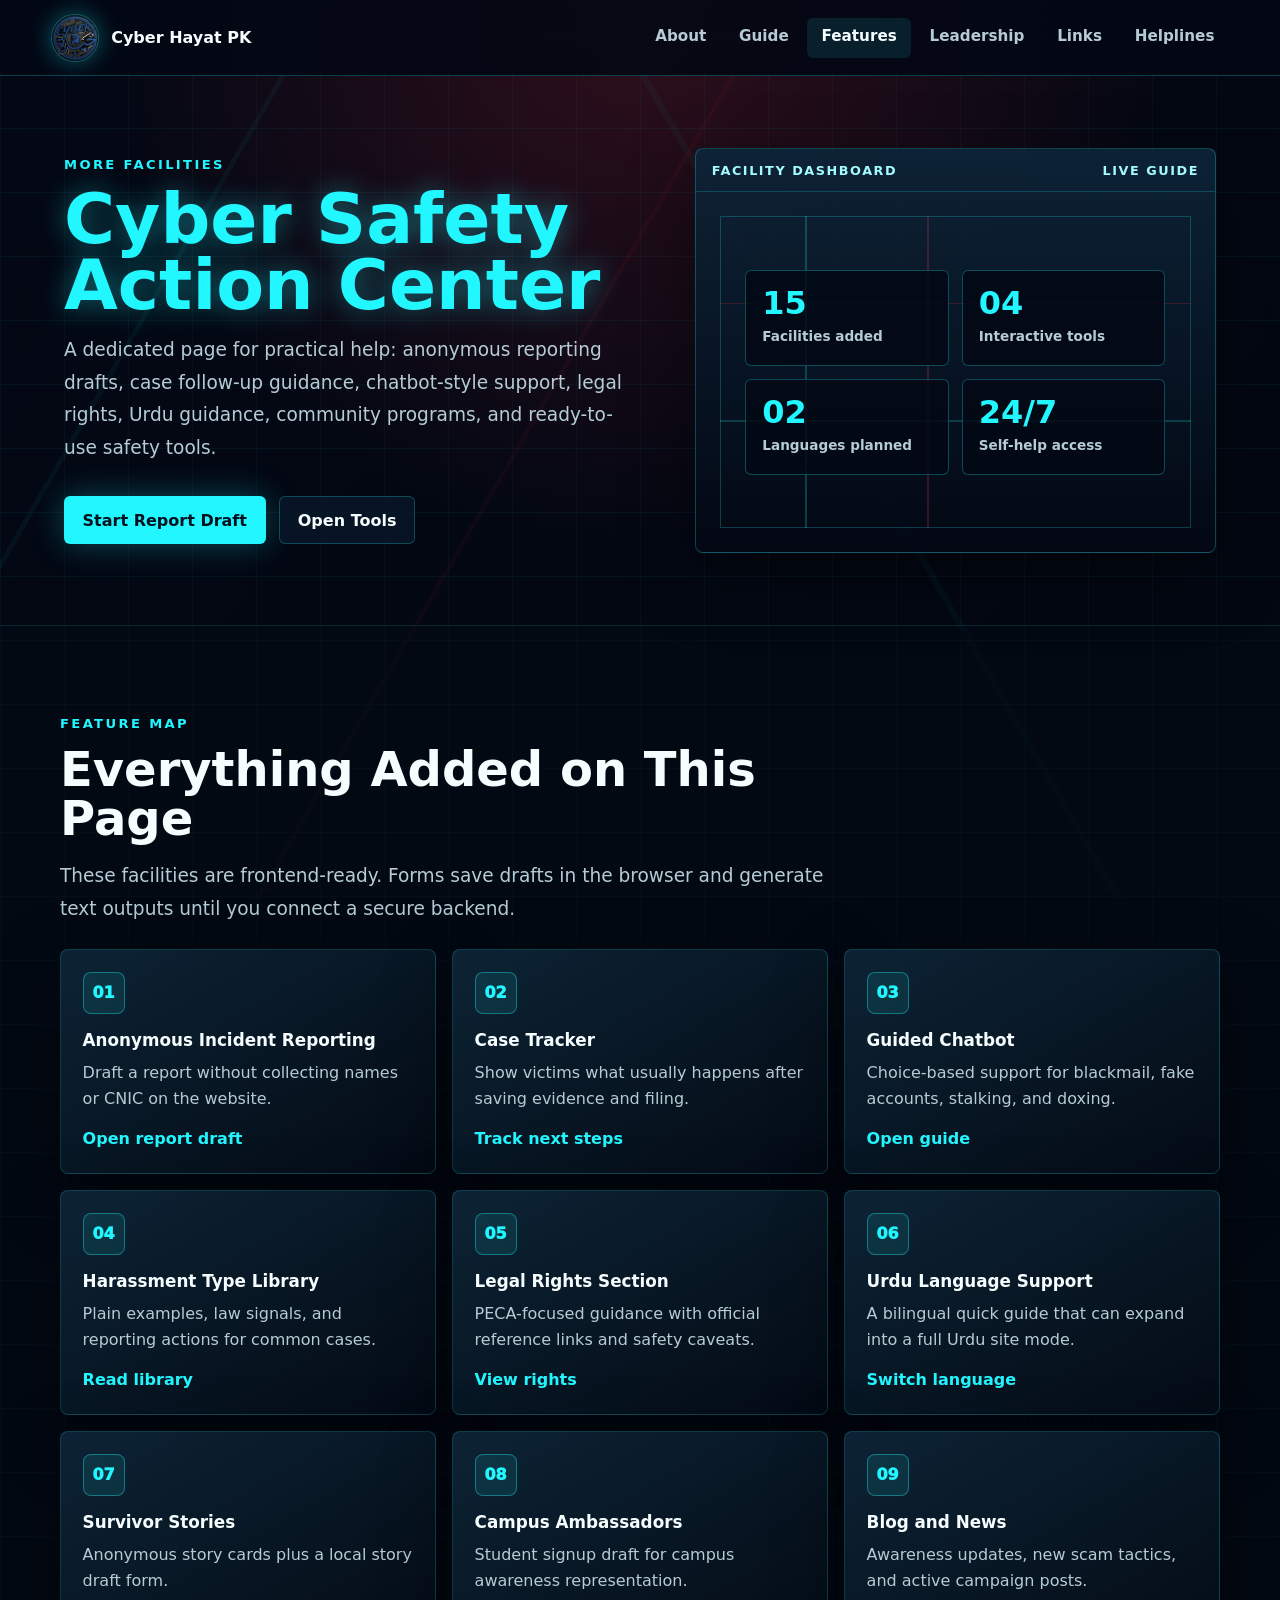
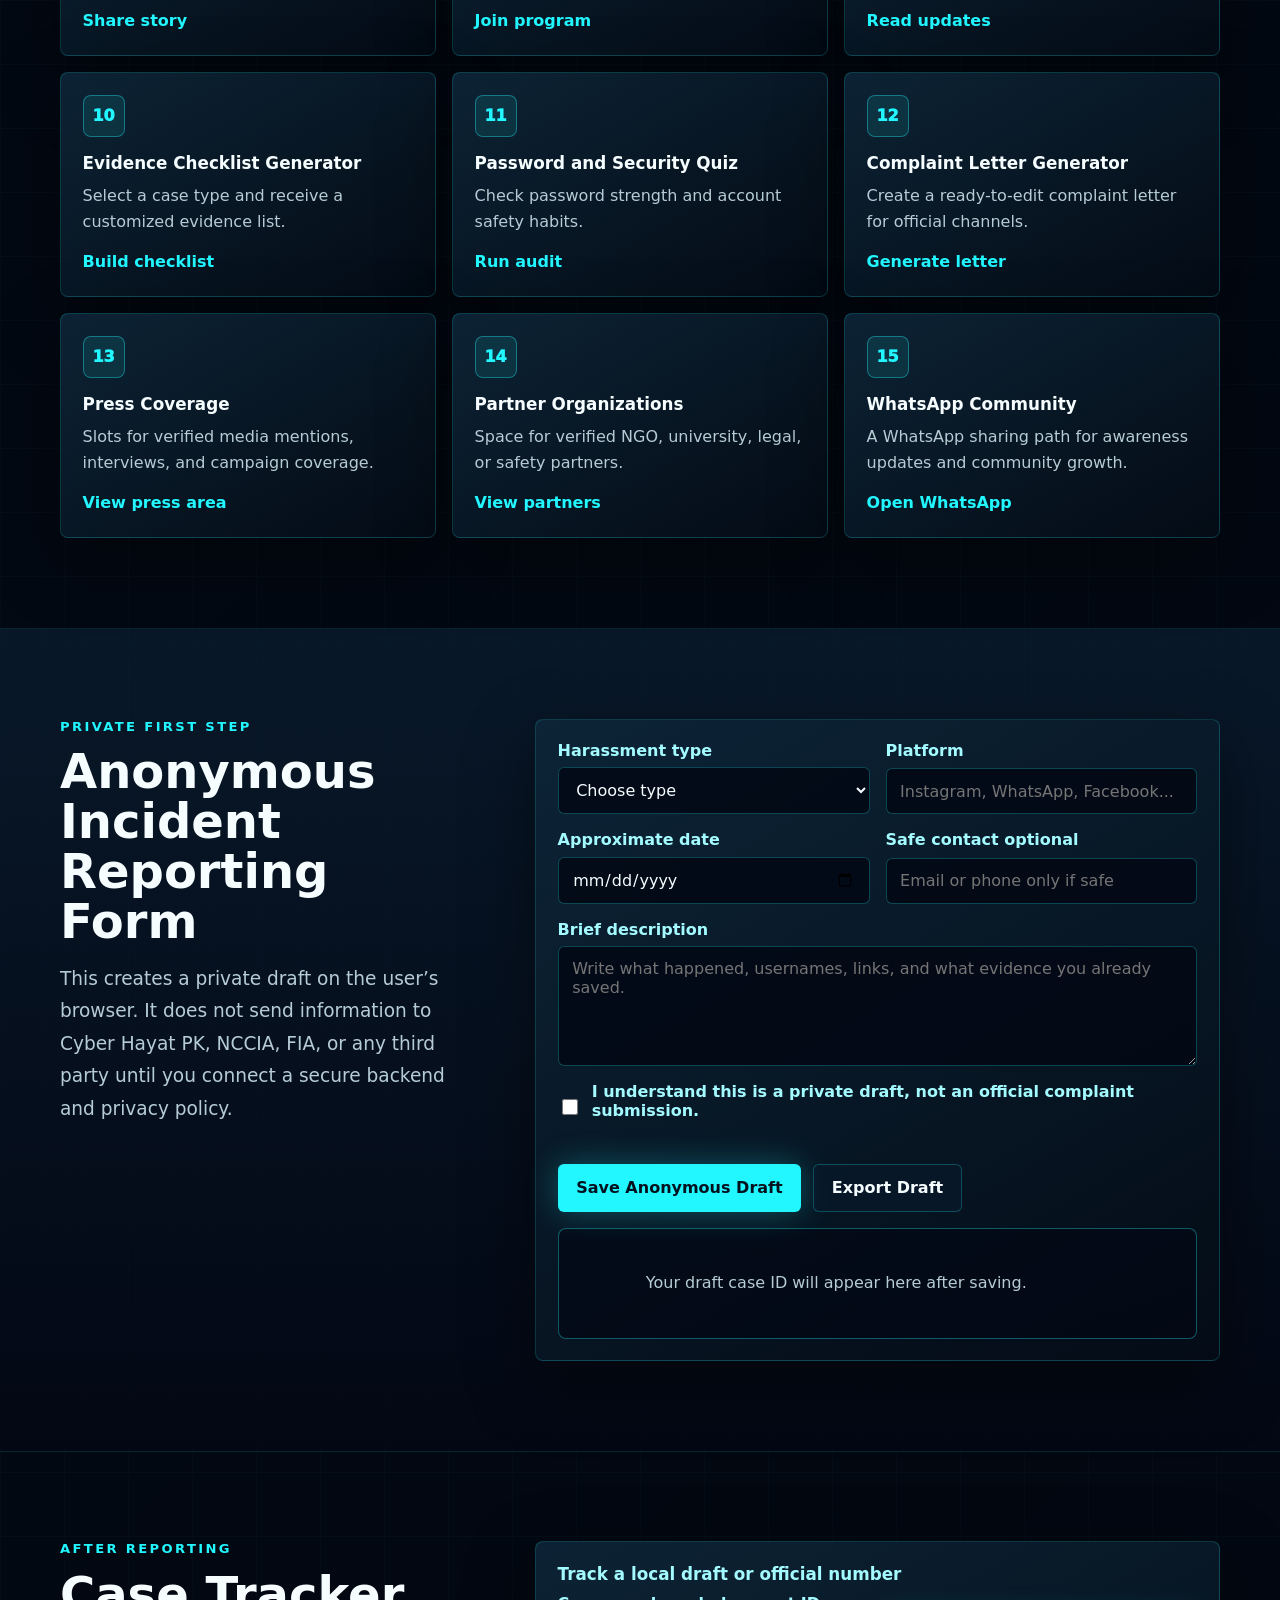
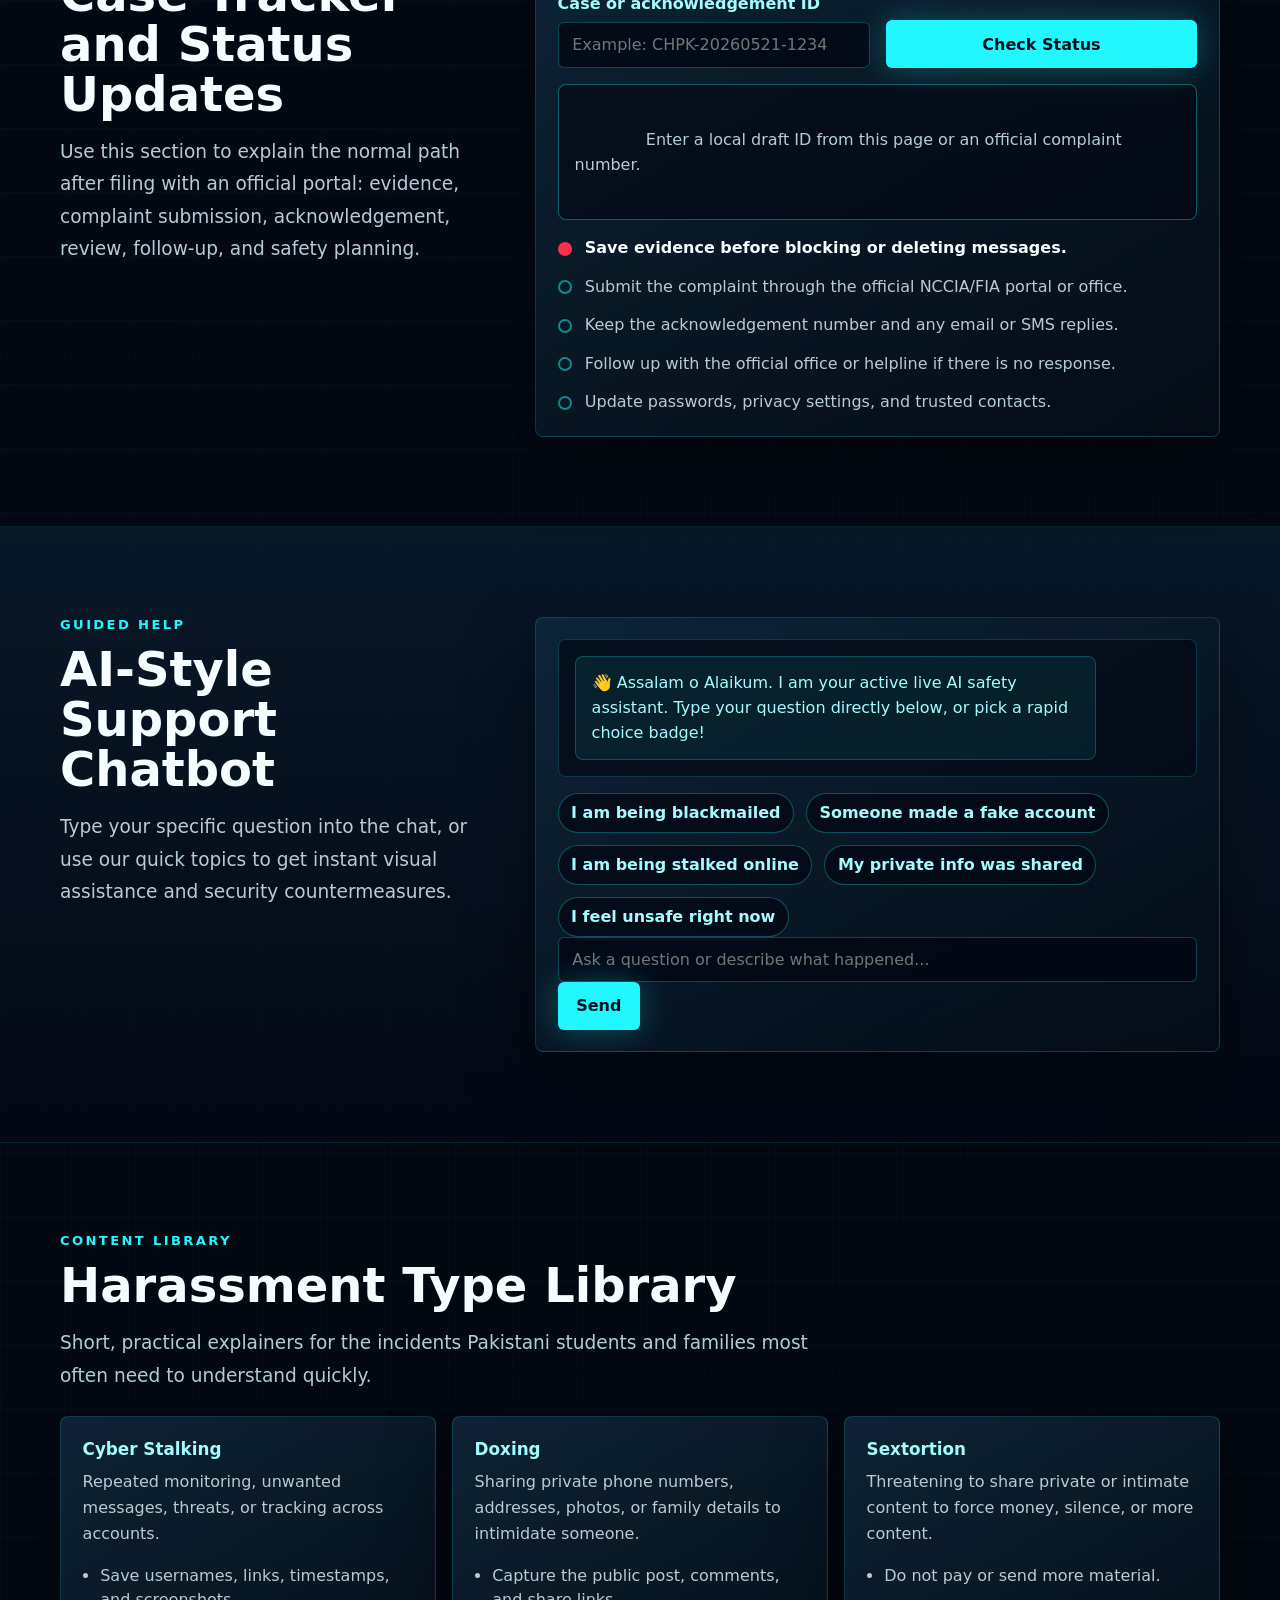
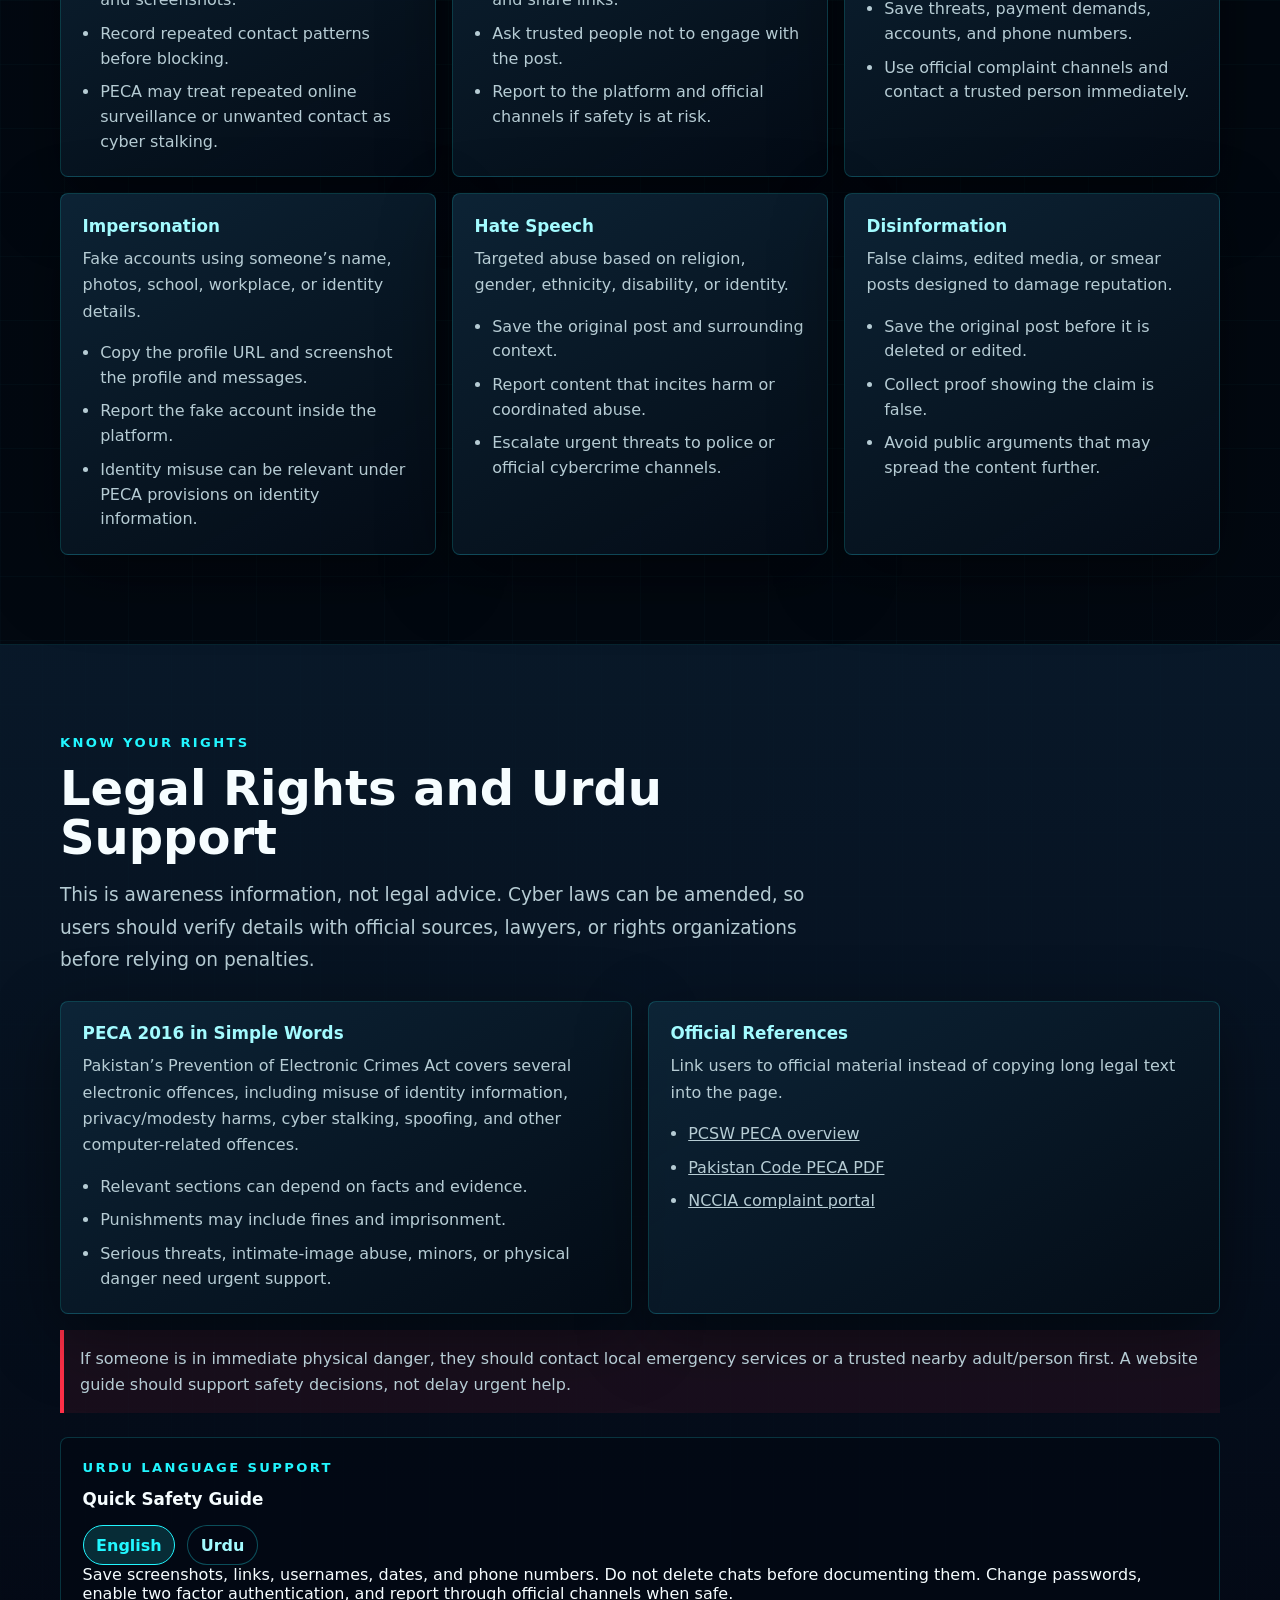
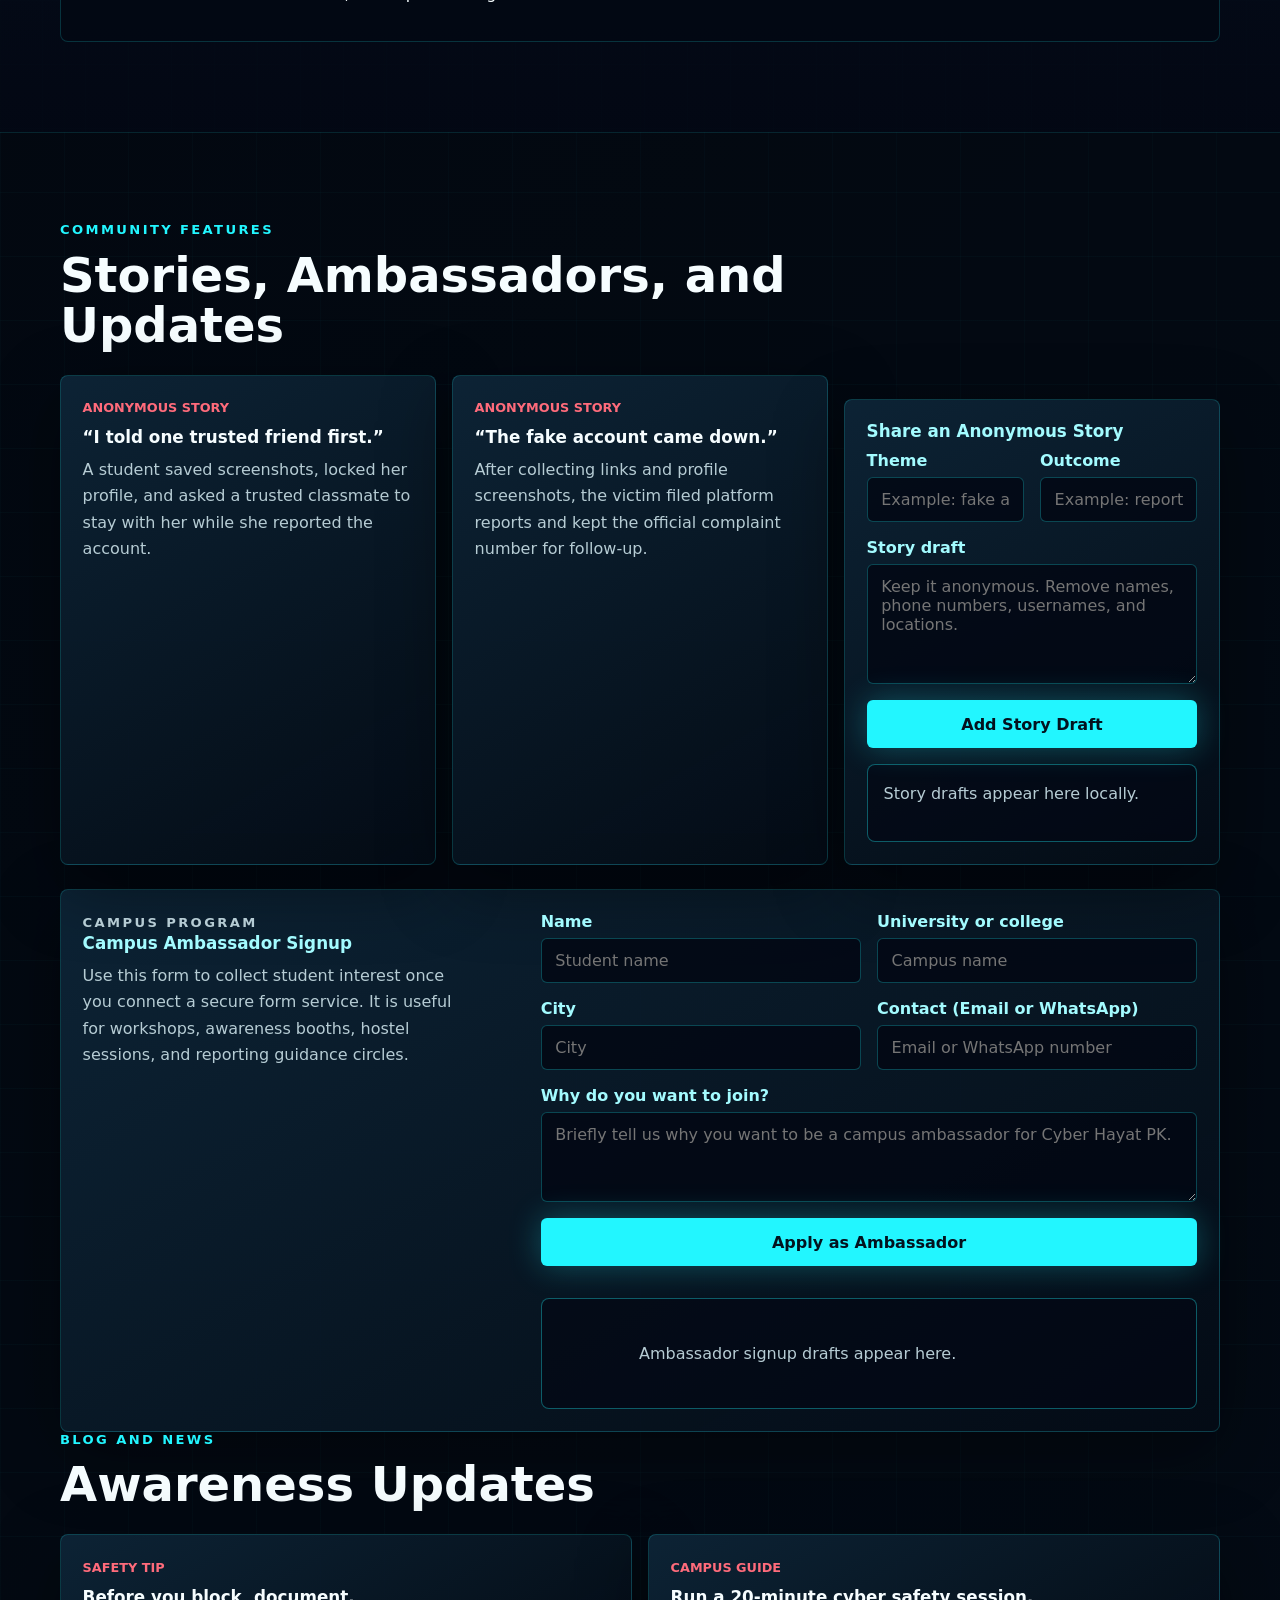
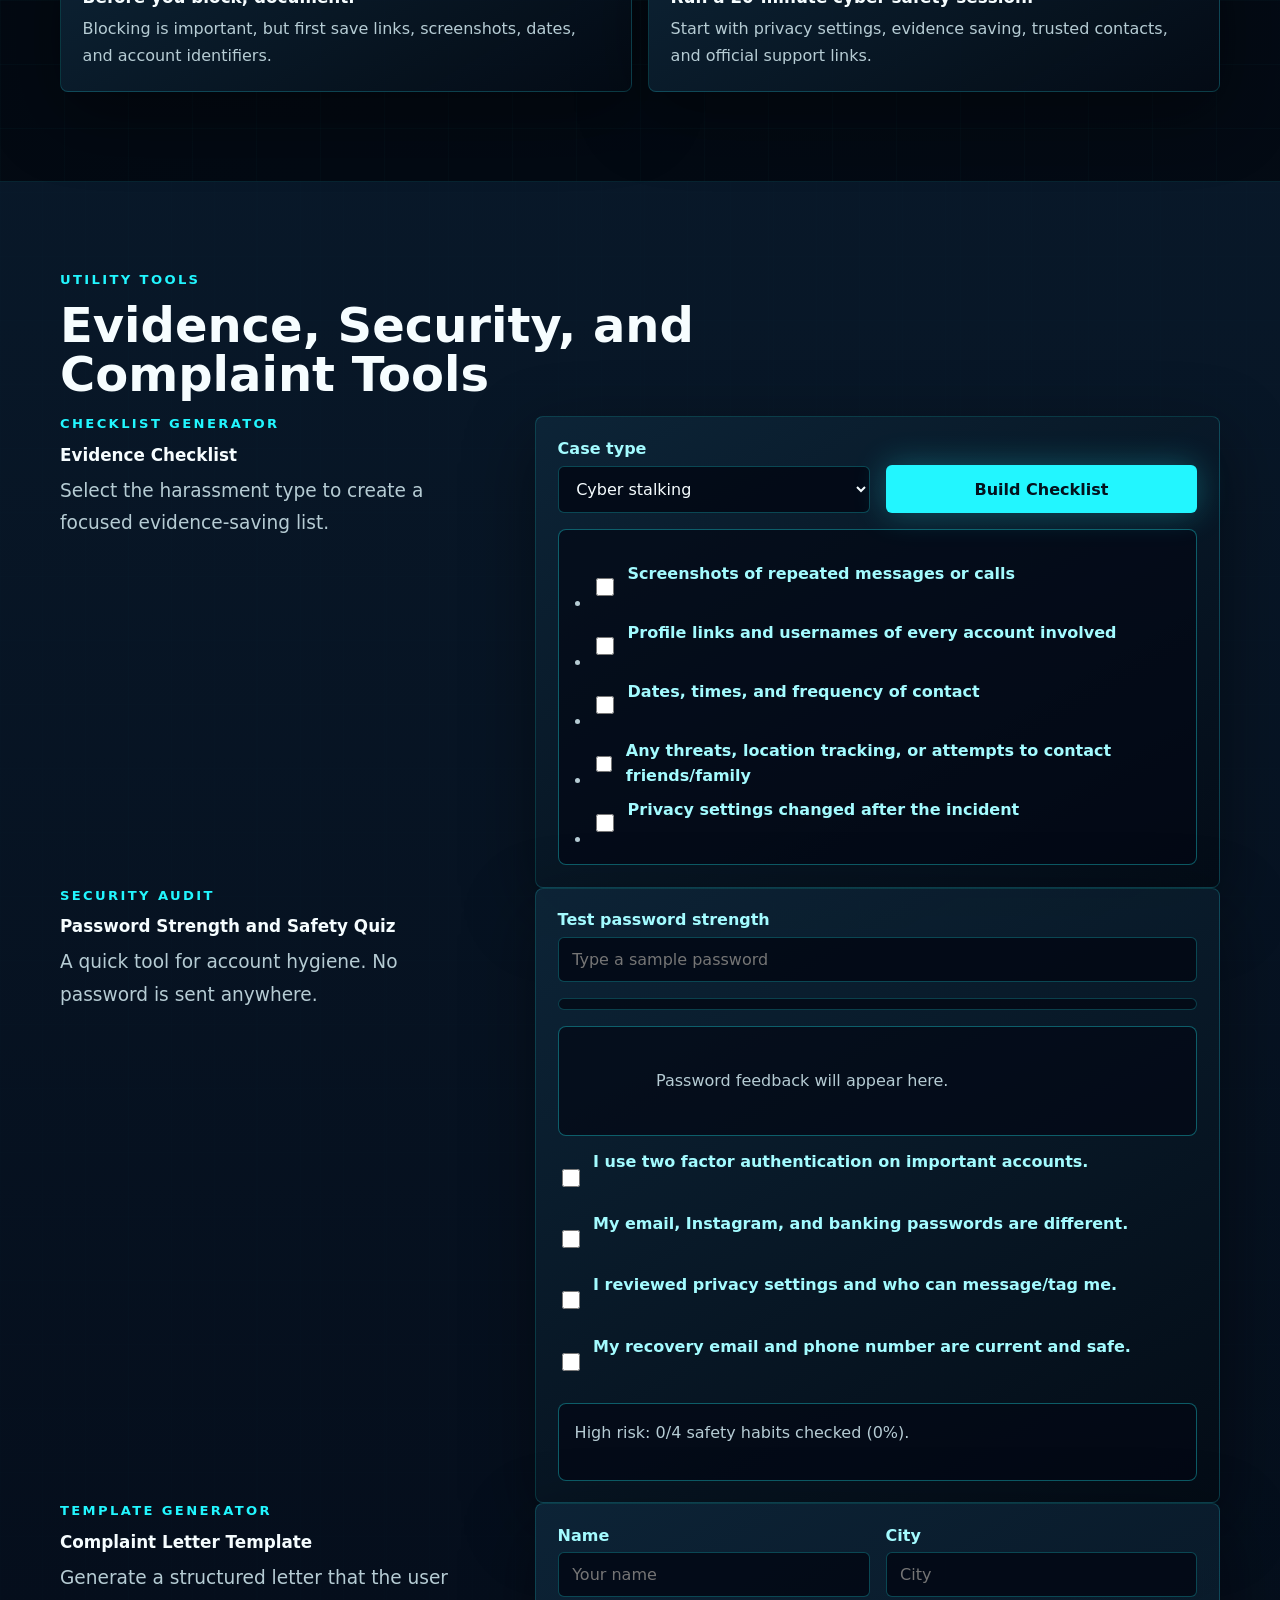
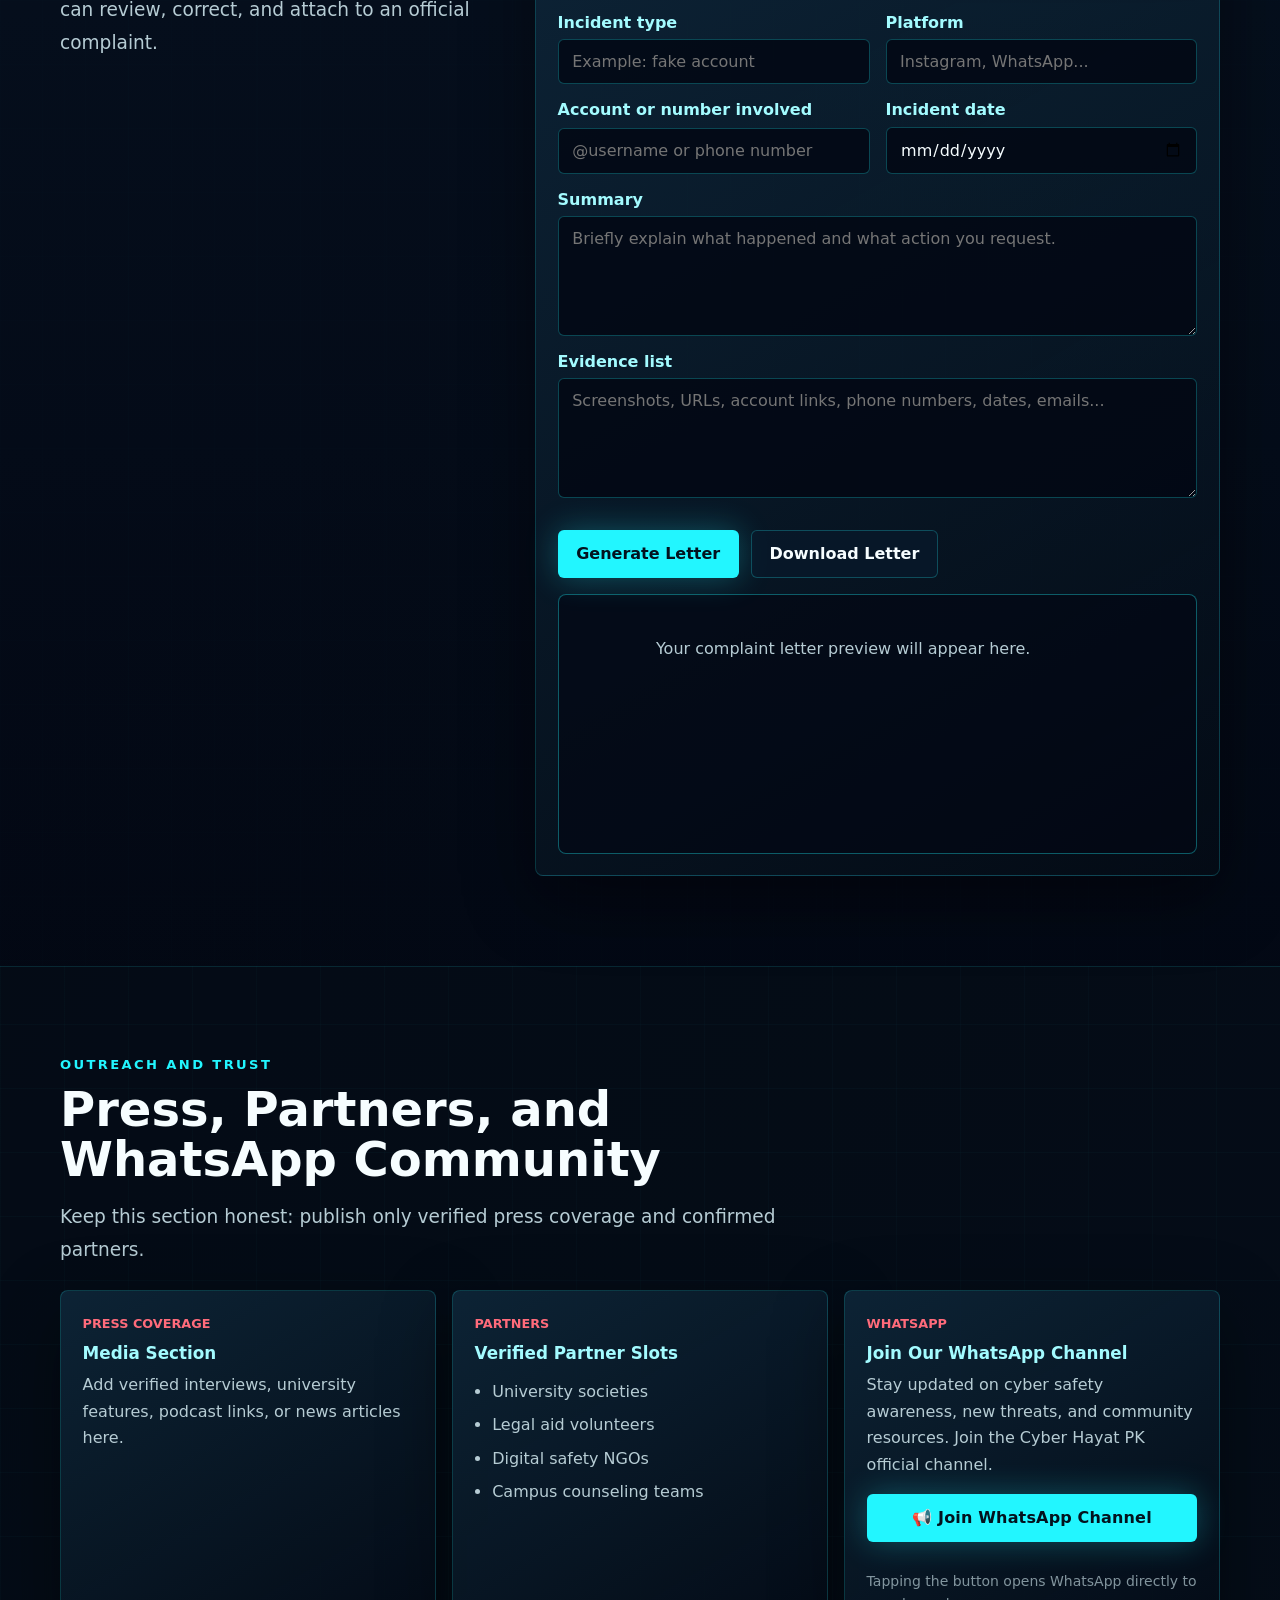
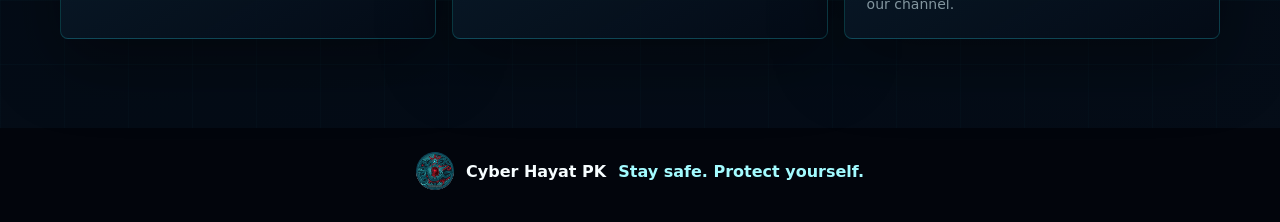
<file: features.html>
<!doctype html>
<html lang="en">
  <head>
    <meta charset="UTF-8" />
    <meta name="viewport" content="width=device-width, initial-scale=1.0" />
    <title>More Facilities | Cyber Hayat PK</title>
    <meta
      name="description"
      content="More Cyber Hayat PK facilities: anonymous incident reporting draft, case tracker, chatbot guidance, legal rights, Urdu support, evidence tools, complaint templates, and community programs."
    />
    <link rel="stylesheet" href="styles.css" />
  </head>
  <body class="features-page" data-language="en">
    <header class="site-header">
      <a class="brand" href="index.html#top" aria-label="Cyber Hayat PK home">
        <img
          src="BKK1.png"
          alt="Cyber Hayat PK shield logo"
        />
        <span>Cyber Hayat PK</span>
      </a>
      <nav aria-label="Primary navigation">
        <a href="index.html#about">About</a>
        <a href="index.html#guide">Guide</a>
        <a href="features.html" aria-current="page">Features</a>
        <a href="leadership.html">Leadership</a>
        <a href="index.html#support-links">Links</a>
        <a href="index.html#helplines">Helplines</a>
      </nav>
    </header>

    <main id="top">
      <section class="features-hero" aria-labelledby="features-title">
        <div class="features-copy">
          <p class="eyebrow">More Facilities</p>
          <h1 id="features-title">Cyber Safety Action Center</h1>
          <p class="feature-intro">
            A dedicated page for practical help: anonymous reporting drafts,
            case follow-up guidance, chatbot-style support, legal rights,
            Urdu guidance, community programs, and ready-to-use safety tools.
          </p>
          <div class="feature-hero-actions" aria-label="Feature page shortcuts">
            <a class="button primary" href="#incident-report">Start Report Draft</a>
            <a class="button ghost" href="#tools">Open Tools</a>
          </div>
        </div>

        <div class="features-console" aria-label="Cyber Hayat PK feature dashboard visual">
          <div class="console-topbar">
            <span>Facility Dashboard</span>
            <span>Live Guide</span>
          </div>
          <div class="console-screen">
            <div class="circuit-visual" aria-hidden="true"></div>
            <div class="console-stat-grid">
              <div class="console-stat">
                <strong>15</strong>
                <span>Facilities added</span>
              </div>
              <div class="console-stat">
                <strong>04</strong>
                <span>Interactive tools</span>
              </div>
              <div class="console-stat">
                <strong>02</strong>
                <span>Languages planned</span>
              </div>
              <div class="console-stat">
                <strong>24/7</strong>
                <span>Self-help access</span>
              </div>
            </div>
          </div>
        </div>
      </section>

      <section class="band" id="facility-index" aria-labelledby="facility-index-title">
        <div class="container">
          <div class="section-heading">
            <p class="section-kicker">Feature Map</p>
            <h2 id="facility-index-title">Everything Added on This Page</h2>
            <p class="feature-note">
              These facilities are frontend-ready. Forms save drafts in the browser
              and generate text outputs until you connect a secure backend.
            </p>
          </div>

          <div class="facility-grid">
            <article class="facility-card">
              <span class="feature-icon">01</span>
              <h3>Anonymous Incident Reporting</h3>
              <p>Draft a report without collecting names or CNIC on the website.</p>
              <a href="#incident-report">Open report draft</a>
            </article>
            <article class="facility-card">
              <span class="feature-icon">02</span>
              <h3>Case Tracker</h3>
              <p>Show victims what usually happens after saving evidence and filing.</p>
              <a href="#case-tracker">Track next steps</a>
            </article>
            <article class="facility-card">
              <span class="feature-icon">03</span>
              <h3>Guided Chatbot</h3>
              <p>Choice-based support for blackmail, fake accounts, stalking, and doxing.</p>
              <a href="#chatbot">Open guide</a>
            </article>
            <article class="facility-card">
              <span class="feature-icon">04</span>
              <h3>Harassment Type Library</h3>
              <p>Plain examples, law signals, and reporting actions for common cases.</p>
              <a href="#library">Read library</a>
            </article>
            <article class="facility-card">
              <span class="feature-icon">05</span>
              <h3>Legal Rights Section</h3>
              <p>PECA-focused guidance with official reference links and safety caveats.</p>
              <a href="#legal-rights">View rights</a>
            </article>
            <article class="facility-card">
              <span class="feature-icon">06</span>
              <h3>Urdu Language Support</h3>
              <p>A bilingual quick guide that can expand into a full Urdu site mode.</p>
              <a href="#urdu-support">Switch language</a>
            </article>
            <article class="facility-card">
              <span class="feature-icon">07</span>
              <h3>Survivor Stories</h3>
              <p>Anonymous story cards plus a local story draft form.</p>
              <a href="#community">Share story</a>
            </article>
            <article class="facility-card">
              <span class="feature-icon">08</span>
              <h3>Campus Ambassadors</h3>
              <p>Student signup draft for campus awareness representation.</p>
              <a href="#ambassadors">Join program</a>
            </article>
            <article class="facility-card">
              <span class="feature-icon">09</span>
              <h3>Blog and News</h3>
              <p>Awareness updates, new scam tactics, and active campaign posts.</p>
              <a href="#news">Read updates</a>
            </article>
            <article class="facility-card">
              <span class="feature-icon">10</span>
              <h3>Evidence Checklist Generator</h3>
              <p>Select a case type and receive a customized evidence list.</p>
              <a href="#evidence-tool">Build checklist</a>
            </article>
            <article class="facility-card">
              <span class="feature-icon">11</span>
              <h3>Password and Security Quiz</h3>
              <p>Check password strength and account safety habits.</p>
              <a href="#security-tools">Run audit</a>
            </article>
            <article class="facility-card">
              <span class="feature-icon">12</span>
              <h3>Complaint Letter Generator</h3>
              <p>Create a ready-to-edit complaint letter for official channels.</p>
              <a href="#letter-tool">Generate letter</a>
            </article>
            <article class="facility-card">
              <span class="feature-icon">13</span>
              <h3>Press Coverage</h3>
              <p>Slots for verified media mentions, interviews, and campaign coverage.</p>
              <a href="#trust">View press area</a>
            </article>
            <article class="facility-card">
              <span class="feature-icon">14</span>
              <h3>Partner Organizations</h3>
              <p>Space for verified NGO, university, legal, or safety partners.</p>
              <a href="#partners">View partners</a>
            </article>
            <article class="facility-card">
              <span class="feature-icon">15</span>
              <h3>WhatsApp Community</h3>
              <p>A WhatsApp sharing path for awareness updates and community growth.</p>
              <a href="#whatsapp">Open WhatsApp</a>
            </article>
          </div>
        </div>
      </section>

      <section class="band dark-band" id="incident-report" aria-labelledby="report-title">
        <div class="container feature-two-column">
          <div>
            <p class="section-kicker">Private First Step</p>
            <h2 id="report-title">Anonymous Incident Reporting Form</h2>
            <p class="feature-note">
              This creates a private draft on the user’s browser. It does not send
              information to Cyber Hayat PK, NCCIA, FIA, or any third party until
              you connect a secure backend and privacy policy.
            </p>
          </div>

          <div class="tool-panel">
            <form id="incidentForm" class="form-grid">
              <div class="form-field">
                <label for="incidentType">Harassment type</label>
                <select id="incidentType" required>
                  <option value="">Choose type</option>
                  <option value="Blackmail or sextortion">Blackmail or sextortion</option>
                  <option value="Fake account or impersonation">Fake account or impersonation</option>
                  <option value="Cyber stalking">Cyber stalking</option>
                  <option value="Doxing or privacy leak">Doxing or privacy leak</option>
                  <option value="Online bullying or threats">Online bullying or threats</option>
                  <option value="Hate speech or disinformation">Hate speech or disinformation</option>
                </select>
              </div>
              <div class="form-field">
                <label for="incidentPlatform">Platform</label>
                <input id="incidentPlatform" type="text" placeholder="Instagram, WhatsApp, Facebook..." />
              </div>
              <div class="form-field">
                <label for="incidentDate">Approximate date</label>
                <input id="incidentDate" type="date" />
              </div>
              <div class="form-field">
                <label for="incidentContact">Safe contact optional</label>
                <input id="incidentContact" type="text" placeholder="Email or phone only if safe" />
              </div>
              <div class="form-field full">
                <label for="incidentDescription">Brief description</label>
                <textarea id="incidentDescription" required placeholder="Write what happened, usernames, links, and what evidence you already saved."></textarea>
              </div>
              <label class="checkbox-row form-field full">
                <input id="incidentConfirm" type="checkbox" required />
                <span>I understand this is a private draft, not an official complaint submission.</span>
              </label>
              <div class="form-actions form-field full">
                <button class="button primary" type="submit">Save Anonymous Draft</button>
                <button class="button ghost" type="button" id="exportIncident">Export Draft</button>
              </div>
            </form>
            <div id="incidentResult" class="output-box" aria-live="polite">
              Your draft case ID will appear here after saving.
            </div>
          </div>
        </div>
      </section>

      <section class="band" id="case-tracker" aria-labelledby="tracker-title">
        <div class="container tool-layout">
          <div>
            <p class="section-kicker">After Reporting</p>
            <h2 id="tracker-title">Case Tracker and Status Updates</h2>
            <p class="feature-note">
              Use this section to explain the normal path after filing with an
              official portal: evidence, complaint submission, acknowledgement,
              review, follow-up, and safety planning.
            </p>
          </div>

          <div class="tool-panel">
            <h3>Track a local draft or official number</h3>
            <div class="form-grid">
              <div class="form-field">
                <label for="trackerInput">Case or acknowledgement ID</label>
                <input id="trackerInput" type="text" placeholder="Example: CHPK-20260521-1234" />
              </div>
              <div class="form-field">
                <label>&nbsp;</label>
                <button class="button primary" id="trackButton" type="button">Check Status</button>
              </div>
            </div>
            <div id="trackerOutput" class="output-box" aria-live="polite">
              Enter a local draft ID from this page or an official complaint number.
            </div>
            <ol id="trackerTimeline" class="timeline">
              <li class="is-active">Save evidence before blocking or deleting messages.</li>
              <li>Submit the complaint through the official NCCIA/FIA portal or office.</li>
              <li>Keep the acknowledgement number and any email or SMS replies.</li>
              <li>Follow up with the official office or helpline if there is no response.</li>
              <li>Update passwords, privacy settings, and trusted contacts.</li>
            </ol>
          </div>
        </div>
      </section>

      <section class="band dark-band" id="chatbot" aria-labelledby="chatbot-title">
        <div class="container tool-layout">
          <div>
            <p class="section-kicker">Guided Help</p>
            <h2 id="chatbot-title">AI-Style Support Chatbot</h2>
            <p class="feature-note">
              Type your specific question into the chat, or use our quick topics to get 
              instant visual assistance and security countermeasures.
            </p>
          </div>

          <div class="tool-panel">
            <div id="chatWindow" class="chat-window" aria-live="polite"></div>
            <div class="chat-options" aria-label="Chatbot quick choices">
              <button class="chip-button" type="button" data-chat-topic="blackmail">I am being blackmailed</button>
              <button class="chip-button" type="button" data-chat-topic="fake">Someone made a fake account</button>
              <button class="chip-button" type="button" data-chat-topic="stalking">I am being stalked online</button>
              <button class="chip-button" type="button" data-chat-topic="doxing">My private info was shared</button>
              <button class="chip-button" type="button" data-chat-topic="urgent">I feel unsafe right now</button>
            </div>
            <form id="chatForm" class="chat-input-container">
              <input id="chatInput" type="text" placeholder="Ask a question or describe what happened..." required autocomplete="off" />
              <button class="button primary" type="submit">Send</button>
            </form>
          </div>
        </div>
      </section>

      <section class="band" id="library" aria-labelledby="library-title">
        <div class="container">
          <div class="section-heading">
            <p class="section-kicker">Content Library</p>
            <h2 id="library-title">Harassment Type Library</h2>
            <p class="feature-note">
              Short, practical explainers for the incidents Pakistani students
              and families most often need to understand quickly.
            </p>
          </div>

          <div class="library-grid">
            <article class="harassment-card">
              <h3>Cyber Stalking</h3>
              <p>Repeated monitoring, unwanted messages, threats, or tracking across accounts.</p>
              <ul>
                <li>Save usernames, links, timestamps, and screenshots.</li>
                <li>Record repeated contact patterns before blocking.</li>
                <li>PECA may treat repeated online surveillance or unwanted contact as cyber stalking.</li>
              </ul>
            </article>
            <article class="harassment-card">
              <h3>Doxing</h3>
              <p>Sharing private phone numbers, addresses, photos, or family details to intimidate someone.</p>
              <ul>
                <li>Capture the public post, comments, and share links.</li>
                <li>Ask trusted people not to engage with the post.</li>
                <li>Report to the platform and official channels if safety is at risk.</li>
              </ul>
            </article>
            <article class="harassment-card">
              <h3>Sextortion</h3>
              <p>Threatening to share private or intimate content to force money, silence, or more content.</p>
              <ul>
                <li>Do not pay or send more material.</li>
                <li>Save threats, payment demands, accounts, and phone numbers.</li>
                <li>Use official complaint channels and contact a trusted person immediately.</li>
              </ul>
            </article>
            <article class="harassment-card">
              <h3>Impersonation</h3>
              <p>Fake accounts using someone’s name, photos, school, workplace, or identity details.</p>
              <ul>
                <li>Copy the profile URL and screenshot the profile and messages.</li>
                <li>Report the fake account inside the platform.</li>
                <li>Identity misuse can be relevant under PECA provisions on identity information.</li>
              </ul>
            </article>
            <article class="harassment-card">
              <h3>Hate Speech</h3>
              <p>Targeted abuse based on religion, gender, ethnicity, disability, or identity.</p>
              <ul>
                <li>Save the original post and surrounding context.</li>
                <li>Report content that incites harm or coordinated abuse.</li>
                <li>Escalate urgent threats to police or official cybercrime channels.</li>
              </ul>
            </article>
            <article class="harassment-card">
              <h3>Disinformation</h3>
              <p>False claims, edited media, or smear posts designed to damage reputation.</p>
              <ul>
                <li>Save the original post before it is deleted or edited.</li>
                <li>Collect proof showing the claim is false.</li>
                <li>Avoid public arguments that may spread the content further.</li>
              </ul>
            </article>
          </div>
        </div>
      </section>

      <section class="band dark-band" id="legal-rights" aria-labelledby="rights-title">
        <div class="container">
          <div class="section-heading">
            <p class="section-kicker">Know Your Rights</p>
            <h2 id="rights-title">Legal Rights and Urdu Support</h2>
            <p class="feature-note">
              This is awareness information, not legal advice. Cyber laws can be
              amended, so users should verify details with official sources,
              lawyers, or rights organizations before relying on penalties.
            </p>
          </div>

          <div class="rights-grid">
            <article class="rights-card">
              <h3>PECA 2016 in Simple Words</h3>
              <p>
                Pakistan’s Prevention of Electronic Crimes Act covers several
                electronic offences, including misuse of identity information,
                privacy/modesty harms, cyber stalking, spoofing, and other
                computer-related offences.
              </p>
              <ul>
                <li>Relevant sections can depend on facts and evidence.</li>
                <li>Punishments may include fines and imprisonment.</li>
                <li>Serious threats, intimate-image abuse, minors, or physical danger need urgent support.</li>
              </ul>
            </article>
            <article class="rights-card">
              <h3>Official References</h3>
              <p>
                Link users to official material instead of copying long legal
                text into the page.
              </p>
              <ul>
                <li><a href="https://pcsw.punjab.gov.pk/prevention-of-electronic-crimes-act-2016" target="_blank" rel="noopener noreferrer">PCSW PECA overview</a></li>
                <li><a href="https://www.pakistancode.gov.pk/pdffiles/administrator6a061efe0ed5bd153fa8b79b8eb4cba7.pdf" target="_blank" rel="noopener noreferrer">Pakistan Code PECA PDF</a></li>
                <li><a href="https://complaint.nccia.gov.pk/" target="_blank" rel="noopener noreferrer">NCCIA complaint portal</a></li>
              </ul>
            </article>
          </div>

          <div class="legal-disclaimer">
            If someone is in immediate physical danger, they should contact local
            emergency services or a trusted nearby adult/person first. A website
            guide should support safety decisions, not delay urgent help.
          </div>

          <div class="language-panel" id="urdu-support">
            <p class="section-kicker">Urdu Language Support</p>
            <h3>Quick Safety Guide</h3>
            <div class="language-actions">
              <button class="lang-button is-active" type="button" data-language="en">English</button>
              <button class="lang-button" type="button" data-language="ur">Urdu</button>
            </div>
            <div class="lang-en">
              <p>
                Save screenshots, links, usernames, dates, and phone numbers.
                Do not delete chats before documenting them. Change passwords,
                enable two factor authentication, and report through official
                channels when safe.
              </p>
            </div>
            <div class="lang-ur" lang="ur">
              <p>
                فوراً اسکرین شاٹس، لنکس، یوزر نیم، تاریخیں اور فون نمبرز محفوظ کریں۔
                ثبوت محفوظ کرنے سے پہلے چیٹس ڈیلیٹ نہ کریں۔ پاس ورڈ تبدیل کریں،
                دو مرحلوں والی سکیورٹی آن کریں، اور جب محفوظ ہو تو سرکاری چینلز
                کے ذریعے رپورٹ کریں۔
              </p>
            </div>
          </div>
        </div>
      </section>

      <section class="band" id="community" aria-labelledby="community-title">
        <div class="container">
          <div class="section-heading">
            <p class="section-kicker">Community Features</p>
            <h2 id="community-title">Stories, Ambassadors, and Updates</h2>
          </div>

          <div class="community-grid">
            <article class="story-card">
              <span class="story-meta">Anonymous Story</span>
              <h3>“I told one trusted friend first.”</h3>
              <p>
                A student saved screenshots, locked her profile, and asked a
                trusted classmate to stay with her while she reported the account.
              </p>
            </article>
            <article class="story-card">
              <span class="story-meta">Anonymous Story</span>
              <h3>“The fake account came down.”</h3>
              <p>
                After collecting links and profile screenshots, the victim filed
                platform reports and kept the official complaint number for follow-up.
              </p>
            </article>
            <article class="tool-panel">
              <h3>Share an Anonymous Story</h3>
              <form id="storyForm" class="form-grid">
                <div class="form-field">
                  <label for="storyTheme">Theme</label>
                  <input id="storyTheme" type="text" placeholder="Example: fake account" />
                </div>
                <div class="form-field">
                  <label for="storyOutcome">Outcome</label>
                  <input id="storyOutcome" type="text" placeholder="Example: reported safely" />
                </div>
                <div class="form-field full">
                  <label for="storyText">Story draft</label>
                  <textarea id="storyText" placeholder="Keep it anonymous. Remove names, phone numbers, usernames, and locations."></textarea>
                </div>
                <div class="form-field full">
                  <button class="button primary" type="submit">Add Story Draft</button>
                </div>
              </form>
              <div id="storyResult" class="output-box" aria-live="polite">Story drafts appear here locally.</div>
            </article>
          </div>

          <div class="feature-two-column tool-panel" id="ambassadors">
            <div>
              <p class="section-kicker">Campus Program</p>
              <h3>Campus Ambassador Signup</h3>
              <p>
                Use this form to collect student interest once you connect a
                secure form service. It is useful for workshops, awareness booths,
                hostel sessions, and reporting guidance circles.
              </p>
            </div>
            <form id="ambassadorForm" class="form-grid">
              <div class="form-field">
                <label for="ambassadorName">Name</label>
                <input id="ambassadorName" type="text" placeholder="Student name" />
              </div>
              <div class="form-field">
                <label for="ambassadorCampus">University or college</label>
                <input id="ambassadorCampus" type="text" placeholder="Campus name" />
              </div>
              <div class="form-field">
                <label for="ambassadorCity">City</label>
                <input id="ambassadorCity" type="text" placeholder="City" />
              </div>
              <div class="form-field">
                <label for="ambassadorContact">Contact (Email or WhatsApp)</label>
                <input id="ambassadorContact" type="text" placeholder="Email or WhatsApp number" />
              </div>
              <div class="form-field full">
                <label for="ambassadorWhy">Why do you want to join?</label>
                <textarea id="ambassadorWhy" placeholder="Briefly tell us why you want to be a campus ambassador for Cyber Hayat PK."></textarea>
              </div>
              <div class="form-field full">
                <button class="button primary" type="submit">Apply as Ambassador</button>
              </div>
              <div id="ambassadorResult" class="output-box form-field full" aria-live="polite">
                Ambassador signup drafts appear here.
              </div>
            </form>
          </div>

          <div id="news">
            <div class="section-heading">
              <p class="section-kicker">Blog and News</p>
              <h2>Awareness Updates</h2>
            </div>
            <div class="post-grid">
              <article class="post-card">
                <span class="post-meta">Safety Tip</span>
                <h3>Before you block, document.</h3>
                <p>Blocking is important, but first save links, screenshots, dates, and account identifiers.</p>
              </article>
              <article class="post-card">
                <span class="post-meta">Campus Guide</span>
                <h3>Run a 20-minute cyber safety session.</h3>
                <p>Start with privacy settings, evidence saving, trusted contacts, and official support links.</p>
              </article>
            </div>
          </div>
        </div>
      </section>

      <section class="band dark-band" id="tools" aria-labelledby="tools-title">
        <div class="container">
          <div class="section-heading">
            <p class="section-kicker">Utility Tools</p>
            <h2 id="tools-title">Evidence, Security, and Complaint Tools</h2>
          </div>

          <div class="tool-layout" id="evidence-tool">
            <div>
              <p class="section-kicker">Checklist Generator</p>
              <h3>Evidence Checklist</h3>
              <p class="feature-note">
                Select the harassment type to create a focused evidence-saving list.
              </p>
            </div>
            <div class="tool-panel">
              <div class="form-grid">
                <div class="form-field">
                  <label for="evidenceType">Case type</label>
                  <select id="evidenceType">
                    <option value="stalking">Cyber stalking</option>
                    <option value="sextortion">Blackmail or sextortion</option>
                    <option value="impersonation">Fake account or impersonation</option>
                    <option value="doxing">Doxing or privacy leak</option>
                    <option value="bullying">Online bullying or threats</option>
                  </select>
                </div>
                <div class="form-field">
                  <label>&nbsp;</label>
                  <button class="button primary" id="buildChecklist" type="button">Build Checklist</button>
                </div>
              </div>
              <div id="checklistOutput" class="output-box" aria-live="polite"></div>
            </div>
          </div>

          <div class="tool-layout" id="security-tools">
            <div>
              <p class="section-kicker">Security Audit</p>
              <h3>Password Strength and Safety Quiz</h3>
              <p class="feature-note">
                A quick tool for account hygiene. No password is sent anywhere.
              </p>
            </div>
            <div class="tool-panel">
              <div class="form-field">
                <label for="passwordInput">Test password strength</label>
                <input id="passwordInput" type="password" placeholder="Type a sample password" autocomplete="new-password" />
              </div>
              <div class="meter" aria-hidden="true">
                <div id="passwordMeter" class="meter-fill"></div>
              </div>
              <div id="passwordFeedback" class="output-box" aria-live="polite">
                Password feedback will appear here.
              </div>

              <form id="auditForm" class="audit-list">
                <label class="audit-item">
                  <input type="checkbox" value="2fa" />
                  <span>I use two factor authentication on important accounts.</span>
                </label>
                <label class="audit-item">
                  <input type="checkbox" value="unique" />
                  <span>My email, Instagram, and banking passwords are different.</span>
                </label>
                <label class="audit-item">
                  <input type="checkbox" value="privacy" />
                  <span>I reviewed privacy settings and who can message/tag me.</span>
                </label>
                <label class="audit-item">
                  <input type="checkbox" value="recovery" />
                  <span>My recovery email and phone number are current and safe.</span>
                </label>
              </form>
              <div id="auditResult" class="output-box" aria-live="polite">Security audit score will appear here.</div>
            </div>
          </div>

          <div class="tool-layout" id="letter-tool">
            <div>
              <p class="section-kicker">Template Generator</p>
              <h3>Complaint Letter Template</h3>
              <p class="feature-note">
                Generate a structured letter that the user can review, correct,
                and attach to an official complaint.
              </p>
            </div>
            <div class="tool-panel">
              <form id="letterForm" class="form-grid">
                <div class="form-field">
                  <label for="letterName">Name</label>
                  <input id="letterName" type="text" placeholder="Your name" />
                </div>
                <div class="form-field">
                  <label for="letterCity">City</label>
                  <input id="letterCity" type="text" placeholder="City" />
                </div>
                <div class="form-field">
                  <label for="letterType">Incident type</label>
                  <input id="letterType" type="text" placeholder="Example: fake account" />
                </div>
                <div class="form-field">
                  <label for="letterPlatform">Platform</label>
                  <input id="letterPlatform" type="text" placeholder="Instagram, WhatsApp..." />
                </div>
                <div class="form-field">
                  <label for="letterAccused">Account or number involved</label>
                  <input id="letterAccused" type="text" placeholder="@username or phone number" />
                </div>
                <div class="form-field">
                  <label for="letterDate">Incident date</label>
                  <input id="letterDate" type="date" />
                </div>
                <div class="form-field full">
                  <label for="letterSummary">Summary</label>
                  <textarea id="letterSummary" placeholder="Briefly explain what happened and what action you request."></textarea>
                </div>
                <div class="form-field full">
                  <label for="letterEvidence">Evidence list</label>
                  <textarea id="letterEvidence" placeholder="Screenshots, URLs, account links, phone numbers, dates, emails..."></textarea>
                </div>
                <div class="form-actions form-field full">
                  <button class="button primary" type="submit">Generate Letter</button>
                  <button class="button ghost" type="button" id="downloadLetter">Download Letter</button>
                </div>
              </form>
              <div id="letterPreview" class="output-box letter-preview" aria-live="polite">
                Your complaint letter preview will appear here.
              </div>
            </div>
          </div>
        </div>
      </section>

      <section class="band" id="trust" aria-labelledby="trust-title">
        <div class="container">
          <div class="section-heading">
            <p class="section-kicker">Outreach and Trust</p>
            <h2 id="trust-title">Press, Partners, and WhatsApp Community</h2>
            <p class="feature-note">
              Keep this section honest: publish only verified press coverage and
              confirmed partners.
            </p>
          </div>

          <div class="trust-grid">
            <article class="trust-card">
              <span class="trust-meta">Press Coverage</span>
              <h3>Media Section</h3>
              <p>Add verified interviews, university features, podcast links, or news articles here.</p>
            </article>
            <article class="trust-card" id="partners">
              <span class="trust-meta">Partners</span>
              <h3>Verified Partner Slots</h3>
              <ul class="partner-list">
                <li>University societies</li>
                <li>Legal aid volunteers</li>
                <li>Digital safety NGOs</li>
                <li>Campus counseling teams</li>
              </ul>
            </article>
            <article class="trust-card" id="whatsapp">
              <span class="trust-meta">WhatsApp</span>
              <h3>Join Our WhatsApp Channel</h3>
              <p>Stay updated on cyber safety awareness, new threats, and community resources. Join the Cyber Hayat PK official channel.</p>
              <div class="whatsapp-panel">
                <a
                  class="button primary whatsapp-channel-btn"
                  id="whatsappChannelBtn"
                  href="https://whatsapp.com/channel/0029Vb8nyrC4o7qUW8L3h23G"
                  target="_blank"
                  rel="noopener noreferrer"
                >
                  📢 Join WhatsApp Channel
                </a>
                <p style="margin-top:0.75rem;font-size:0.875rem;opacity:0.7;">Tapping the button opens WhatsApp directly to our channel.</p>
              </div>
            </article>
          </div>
        </div>
      </section>
    </main>

    <footer class="site-footer">
      <img
        src="BKK3.png"
        alt="Cyber Hayat PK shield logo"
      />
      <p>Cyber Hayat PK</p>
      <span>Stay safe. Protect yourself.</span>
    </footer>

    <script src="script.js"></script>
  </body>
</html>
</file>
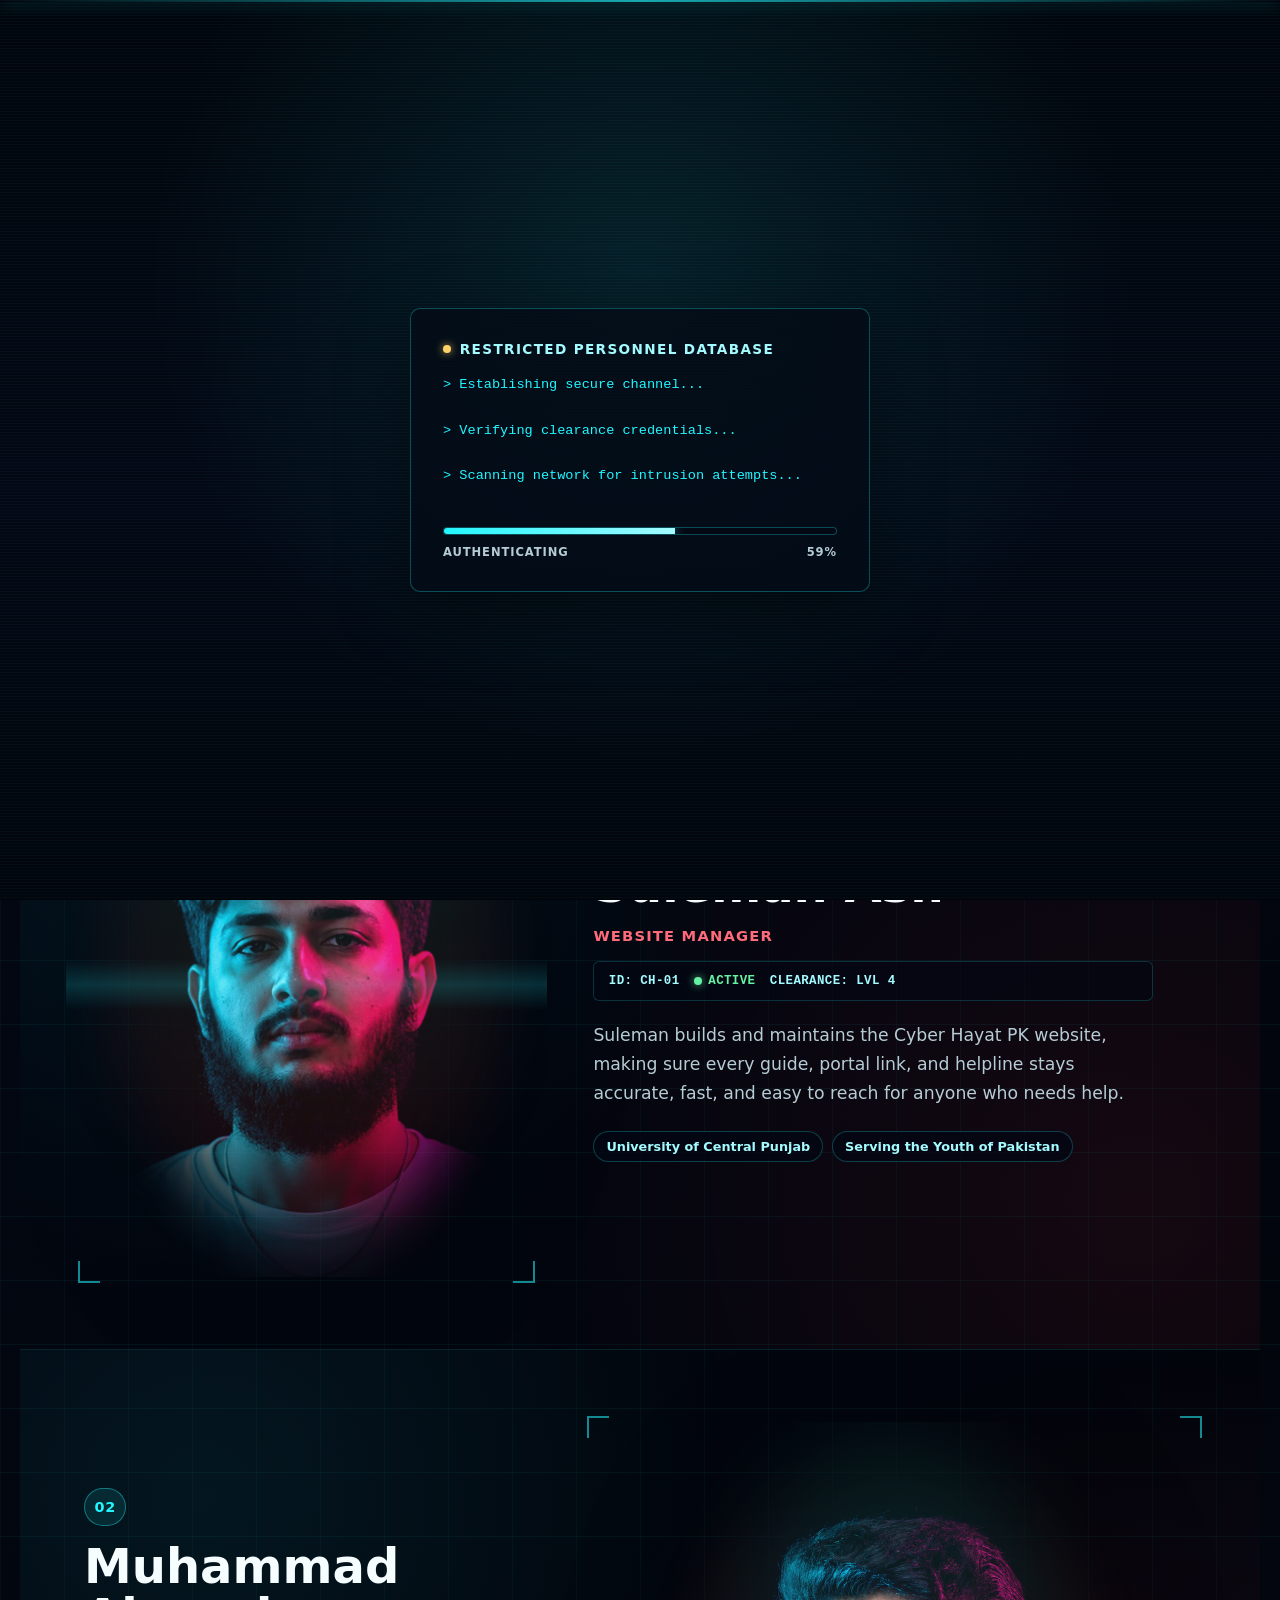
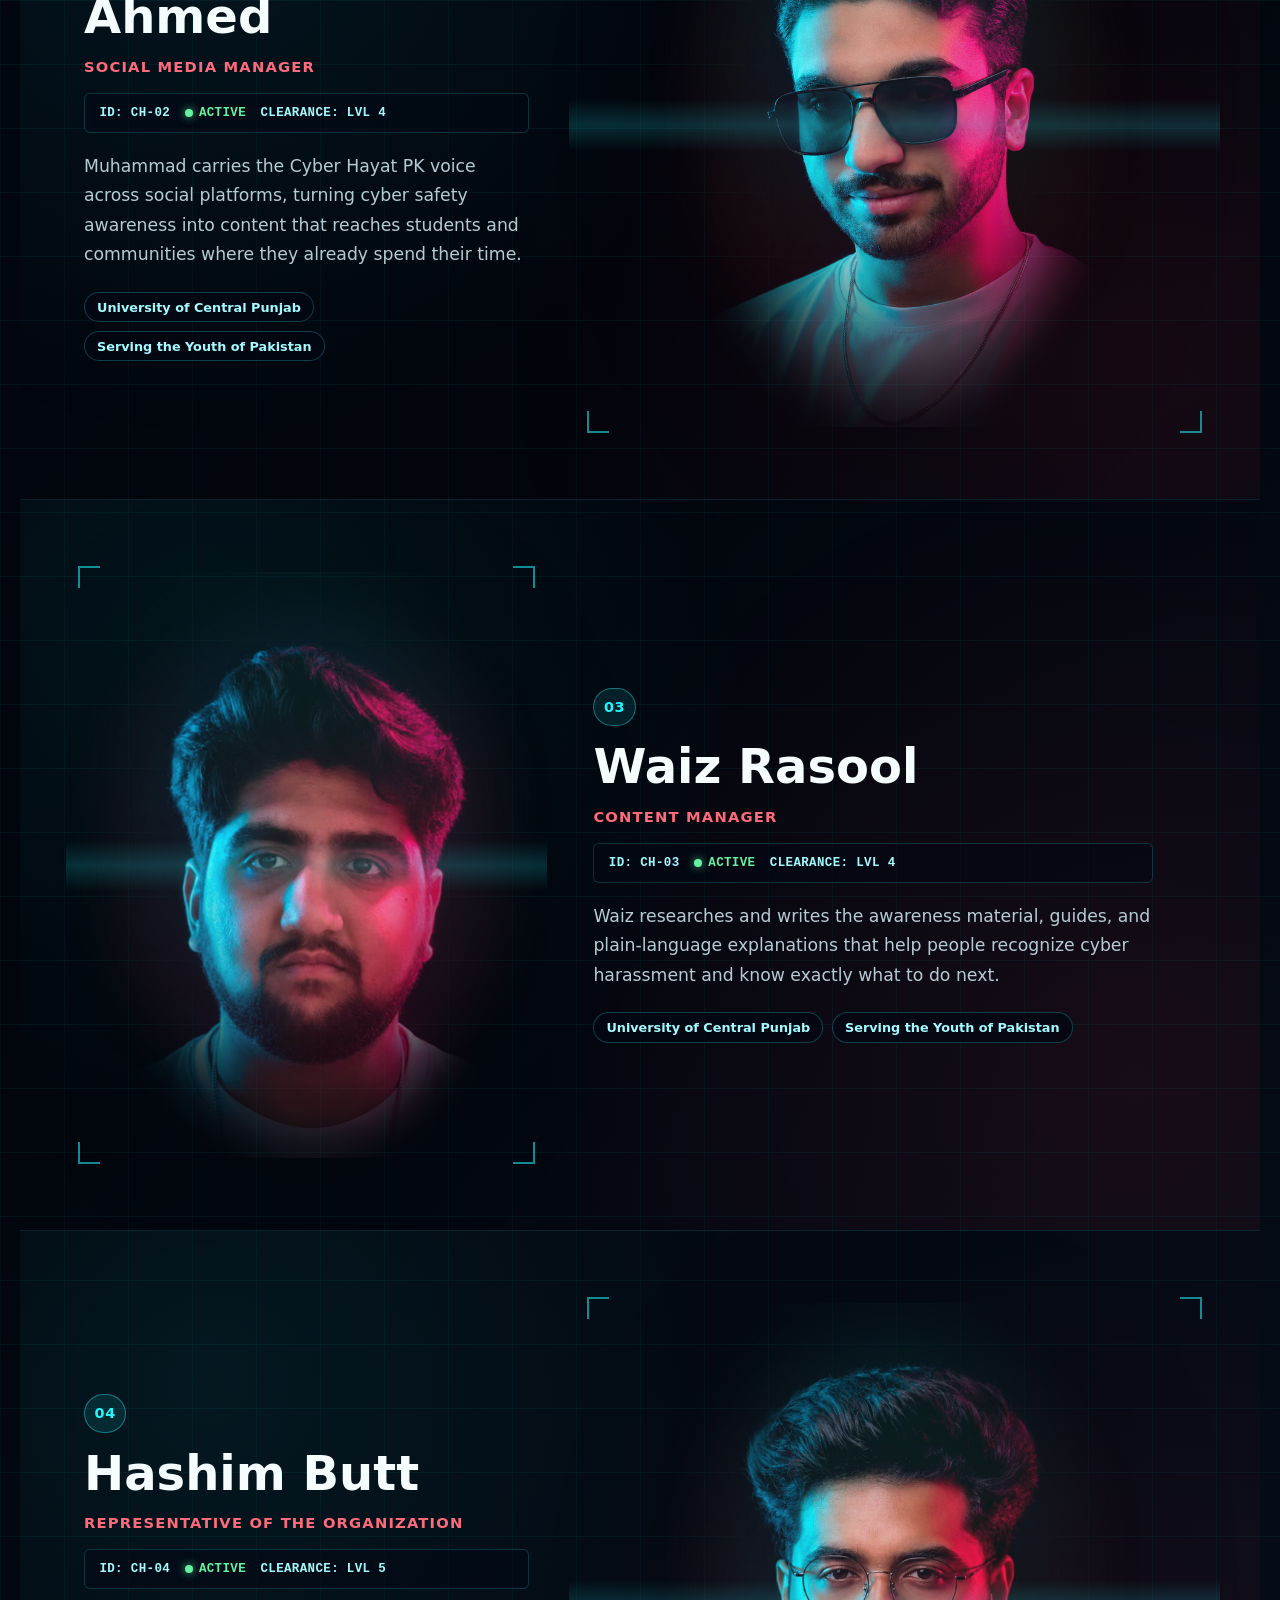
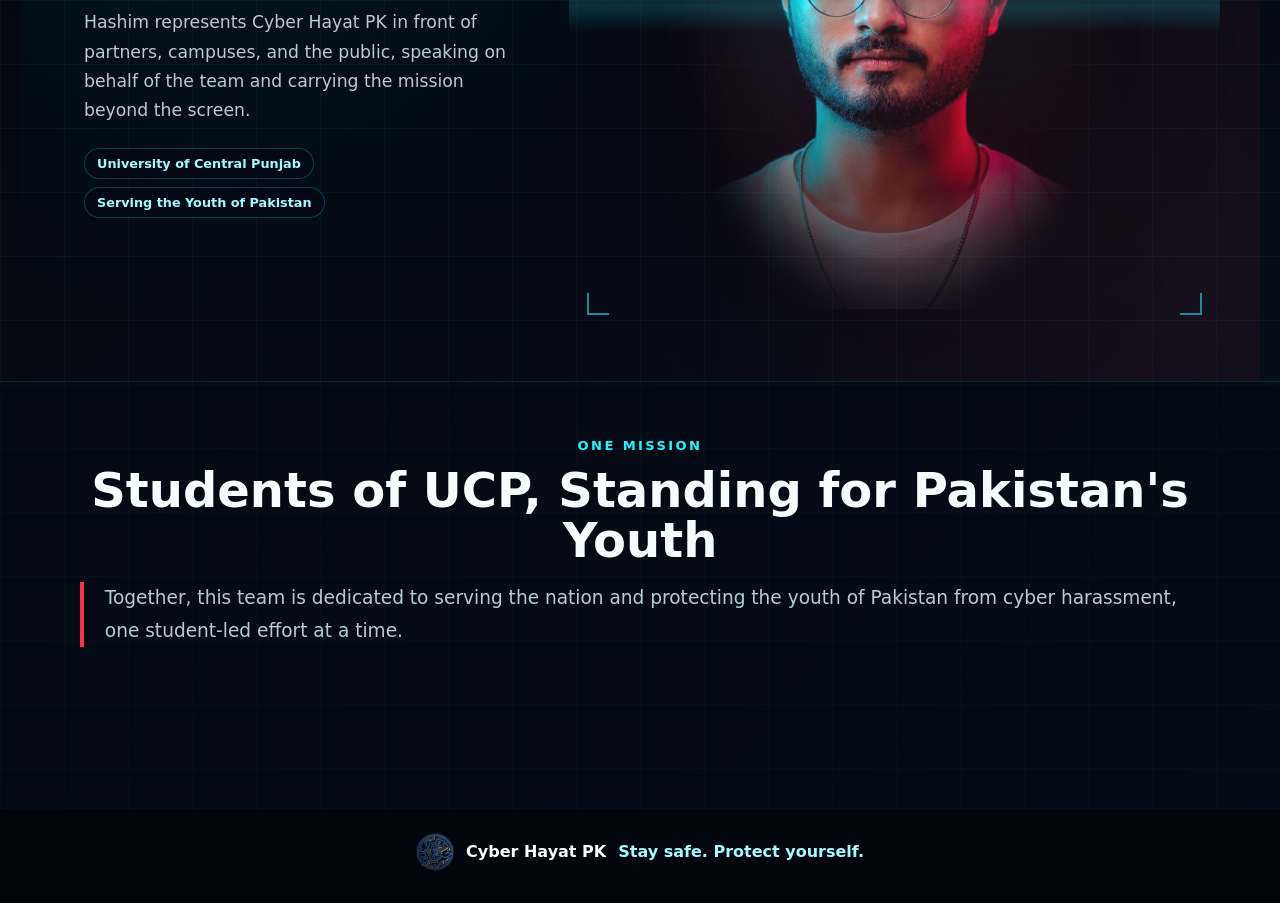
<file: leadership.html>
<!doctype html>
<html lang="en">
  <head>
    <meta charset="UTF-8" />
    <meta name="viewport" content="width=device-width, initial-scale=1.0" />
    <title>Leadership | Cyber Hayat PK</title>
    <meta
      name="description"
      content="Meet the Cyber Hayat PK leadership team — University of Central Punjab students leading the website, social media, content, and public representation of the initiative."
    />
    <link rel="stylesheet" href="styles.css" />
  </head>
  <body class="leadership-page" data-language="en">
    <div id="accessGate" class="access-gate" role="status" aria-live="polite">
      <div class="gate-scanline" aria-hidden="true"></div>
      <div class="gate-content" id="gateContent">
        <p class="gate-heading">
          <span class="status-dot status-dot--amber"></span>
          Restricted Personnel Database
        </p>
        <div class="gate-log" id="gateLog"></div>
        <div class="gate-progress">
          <div class="gate-progress-fill" id="gateProgressFill"></div>
        </div>
        <div class="gate-progress-row">
          <span>AUTHENTICATING</span>
          <span id="gatePercent">0%</span>
        </div>
      </div>
      <div class="gate-granted" id="gateGranted">
        <img class="gate-logo" src="BKK1.png" alt="Cyber Hayat PK shield logo" />
        <p class="gate-granted-text">ACCESS GRANTED</p>
        <p class="gate-granted-sub">Welcome, Authorized Personnel</p>
      </div>
    </div>

    <header class="site-header">
      <a class="brand" href="index.html#top" aria-label="Cyber Hayat PK home">
        <img
          src="BKK1.png"
          alt="Cyber Hayat PK shield logo"
        />
        <span>Cyber Hayat PK</span>
      </a>
      <nav aria-label="Primary navigation">
        <a href="index.html#about">About</a>
        <a href="index.html#guide">Guide</a>
        <a href="features.html">Features</a>
        <a href="leadership.html" aria-current="page">Leadership</a>
        <a href="index.html#support-links">Links</a>
        <a href="index.html#helplines">Helplines</a>
      </nav>
    </header>

    <main id="top">
      <section class="leadership-hero" aria-labelledby="leadership-title">
        <div class="hero-copy">
          <p class="eyebrow">Our People</p>
          <h1 id="leadership-title">Leadership</h1>
          <p class="hero-text">
            Cyber Hayat PK is run entirely by students of the
            <strong>University of Central Punjab</strong>. Each member below
            leads a core part of the mission &mdash; from the website and our
            voice on social media to the content that educates people and the
            face that represents us in public &mdash; all committed to serving
            the nation and protecting the youth of Pakistan online.
          </p>
        </div>
        <div class="hero-visual leadership-hero-visual" aria-hidden="true">
          <div class="tilted-logo-frame">
            <img class="tilted-logo" src="BKK1.png" alt="" />
          </div>
        </div>
      </section>

      <section class="dossier-banner" aria-hidden="true">
        <div class="dossier-banner-inner">
          <span class="status-dot status-dot--green"></span>
          <span class="dossier-banner-text">SECURE PERSONNEL DATABASE</span>
          <span class="dossier-banner-sep">//</span>
          <span class="dossier-banner-text">4 RECORDS FOUND</span>
          <span class="dossier-banner-sep">//</span>
          <span class="dossier-banner-text">CLEARANCE VERIFIED</span>
        </div>
      </section>

      <section class="leader-slide" aria-labelledby="leader-1-name">
        <div class="leader-media">
          <div class="scan-frame">
            <span class="scan-corner tl"></span>
            <span class="scan-corner tr"></span>
            <span class="scan-corner bl"></span>
            <span class="scan-corner br"></span>
            <img src="team_suleman.png" alt="Portrait of Suleman Asif" loading="lazy" />
          </div>
        </div>
        <div class="leader-info">
          <span class="leader-index-badge" aria-hidden="true">01</span>
          <h2 id="leader-1-name">Suleman Asif</h2>
          <span class="leader-role">Website Manager</span>
          <div class="leader-meta">
            <span class="leader-meta-item">ID: CH&#8209;01</span>
            <span class="leader-meta-item leader-meta-status"><span class="status-dot status-dot--green"></span>ACTIVE</span>
            <span class="leader-meta-item">CLEARANCE: LVL 4</span>
          </div>
          <p class="leader-bio">
            Suleman builds and maintains the Cyber Hayat PK website, making
            sure every guide, portal link, and helpline stays accurate, fast,
            and easy to reach for anyone who needs help.
          </p>
          <div class="leader-tags">
            <span>University of Central Punjab</span>
            <span>Serving the Youth of Pakistan</span>
          </div>
        </div>
      </section>

      <section class="leader-slide" aria-labelledby="leader-2-name">
        <div class="leader-media">
          <div class="scan-frame">
            <span class="scan-corner tl"></span>
            <span class="scan-corner tr"></span>
            <span class="scan-corner bl"></span>
            <span class="scan-corner br"></span>
            <img src="team_ahmed.png" alt="Portrait of Muhammad Ahmed" loading="lazy" />
          </div>
        </div>
        <div class="leader-info">
          <span class="leader-index-badge" aria-hidden="true">02</span>
          <h2 id="leader-2-name">Muhammad Ahmed</h2>
          <span class="leader-role">Social Media Manager</span>
          <div class="leader-meta">
            <span class="leader-meta-item">ID: CH&#8209;02</span>
            <span class="leader-meta-item leader-meta-status"><span class="status-dot status-dot--green"></span>ACTIVE</span>
            <span class="leader-meta-item">CLEARANCE: LVL 4</span>
          </div>
          <p class="leader-bio">
            Muhammad carries the Cyber Hayat PK voice across social platforms,
            turning cyber safety awareness into content that reaches students
            and communities where they already spend their time.
          </p>
          <div class="leader-tags">
            <span>University of Central Punjab</span>
            <span>Serving the Youth of Pakistan</span>
          </div>
        </div>
      </section>

      <section class="leader-slide" aria-labelledby="leader-3-name">
        <div class="leader-media">
          <div class="scan-frame">
            <span class="scan-corner tl"></span>
            <span class="scan-corner tr"></span>
            <span class="scan-corner bl"></span>
            <span class="scan-corner br"></span>
            <img src="team_waiz.png" alt="Portrait of Waiz Rasool" loading="lazy" />
          </div>
        </div>
        <div class="leader-info">
          <span class="leader-index-badge" aria-hidden="true">03</span>
          <h2 id="leader-3-name">Waiz Rasool</h2>
          <span class="leader-role">Content Manager</span>
          <div class="leader-meta">
            <span class="leader-meta-item">ID: CH&#8209;03</span>
            <span class="leader-meta-item leader-meta-status"><span class="status-dot status-dot--green"></span>ACTIVE</span>
            <span class="leader-meta-item">CLEARANCE: LVL 4</span>
          </div>
          <p class="leader-bio">
            Waiz researches and writes the awareness material, guides, and
            plain-language explanations that help people recognize cyber
            harassment and know exactly what to do next.
          </p>
          <div class="leader-tags">
            <span>University of Central Punjab</span>
            <span>Serving the Youth of Pakistan</span>
          </div>
        </div>
      </section>

      <section class="leader-slide" aria-labelledby="leader-4-name">
        <div class="leader-media">
          <div class="scan-frame">
            <span class="scan-corner tl"></span>
            <span class="scan-corner tr"></span>
            <span class="scan-corner bl"></span>
            <span class="scan-corner br"></span>
            <img src="team_hashim.png" alt="Portrait of Hashim Butt" loading="lazy" />
          </div>
        </div>
        <div class="leader-info">
          <span class="leader-index-badge" aria-hidden="true">04</span>
          <h2 id="leader-4-name">Hashim Butt</h2>
          <span class="leader-role">Representative of the Organization</span>
          <div class="leader-meta">
            <span class="leader-meta-item">ID: CH&#8209;04</span>
            <span class="leader-meta-item leader-meta-status"><span class="status-dot status-dot--green"></span>ACTIVE</span>
            <span class="leader-meta-item">CLEARANCE: LVL 5</span>
          </div>
          <p class="leader-bio">
            Hashim represents Cyber Hayat PK in front of partners, campuses,
            and the public, speaking on behalf of the team and carrying the
            mission beyond the screen.
          </p>
          <div class="leader-tags">
            <span>University of Central Punjab</span>
            <span>Serving the Youth of Pakistan</span>
          </div>
        </div>
      </section>

      <section class="band leadership-outro" aria-labelledby="leadership-outro-title">
        <div class="container" style="padding-top:0;">
          <p class="section-kicker">One Mission</p>
          <h2 id="leadership-outro-title">Students of UCP, Standing for Pakistan's Youth</h2>
          <p class="lead" style="display:inline-block;text-align:left;">
            Together, this team is dedicated to serving the nation and
            protecting the youth of Pakistan from cyber harassment, one
            student-led effort at a time.
          </p>
        </div>
      </section>
    </main>

    <footer class="site-footer">
      <img
        src="BKK1.png"
        alt="Cyber Hayat PK shield logo"
      />
      <p>Cyber Hayat PK</p>
      <span>Stay safe. Protect yourself.</span>
    </footer>

    <script src="script.js"></script>
    <script>
      (function () {
        var gate = document.getElementById("accessGate");
        if (!gate) return;

        var logLines = [
          "Establishing secure channel...",
          "Verifying clearance credentials...",
          "Scanning network for intrusion attempts...",
          "No threats detected.",
          "Decrypting personnel database..."
        ];
        var logEl = document.getElementById("gateLog");
        var fill = document.getElementById("gateProgressFill");
        var percentEl = document.getElementById("gatePercent");
        var granted = document.getElementById("gateGranted");
        var content = document.getElementById("gateContent");
        var totalDuration = 3000;
        var audioCtx = null;

        document.body.classList.add("gate-active");

        function beep(freq, duration) {
          try {
            audioCtx = audioCtx || new (window.AudioContext || window.webkitAudioContext)();
            var osc = audioCtx.createOscillator();
            var gain = audioCtx.createGain();
            osc.type = "sine";
            osc.frequency.value = freq || 780;
            gain.gain.value = 0.05;
            osc.connect(gain).connect(audioCtx.destination);
            osc.start();
            gain.gain.exponentialRampToValueAtTime(0.0001, audioCtx.currentTime + (duration || 0.12));
            osc.stop(audioCtx.currentTime + (duration || 0.12));
          } catch (e) {}
        }

        function speak(text) {
          try {
            if (!("speechSynthesis" in window)) return;
            var utter = new SpeechSynthesisUtterance(text);
            utter.rate = 0.95;
            utter.pitch = 1;
            utter.volume = 1;
            var pick = function () {
              var voices = window.speechSynthesis.getVoices();
              var en = voices.find(function (v) {
                return /en/i.test(v.lang);
              });
              if (en) utter.voice = en;
              window.speechSynthesis.speak(utter);
            };
            if (window.speechSynthesis.getVoices().length) {
              pick();
            } else {
              window.speechSynthesis.onvoiceschanged = pick;
            }
          } catch (e) {}
        }

        var start = performance.now();

        function tick(now) {
          var elapsed = now - start;
          var pct = Math.min(100, Math.round((elapsed / totalDuration) * 100));
          fill.style.width = pct + "%";
          percentEl.textContent = pct + "%";
          if (elapsed < totalDuration) {
            requestAnimationFrame(tick);
          } else {
            showGranted();
          }
        }
        requestAnimationFrame(tick);

        logLines.forEach(function (line, i) {
          setTimeout(function () {
            var p = document.createElement("p");
            p.textContent = "> " + line;
            logEl.appendChild(p);
            logEl.scrollTop = logEl.scrollHeight;
            beep(640 + i * 40, 0.08);
          }, (i + 1) * (totalDuration / (logLines.length + 1)));
        });

        function showGranted() {
          content.style.opacity = "0";
          setTimeout(function () {
            content.style.display = "none";
            granted.classList.add("is-visible");
            beep(1180, 0.22);
            speak("Access granted");
            setTimeout(function () {
              gate.classList.add("is-hidden");
              document.body.classList.remove("gate-active");
              setTimeout(function () {
                gate.style.display = "none";
              }, 700);
            }, 1500);
          }, 280);
        }
      })();

      (function () {
        var slides = document.querySelectorAll(".leader-slide");
        if (!("IntersectionObserver" in window) || !slides.length) {
          slides.forEach(function (s) {
            s.classList.add("is-visible");
          });
          return;
        }
        var observer = new IntersectionObserver(
          function (entries) {
            entries.forEach(function (entry) {
              if (entry.isIntersecting) {
                entry.target.classList.add("is-visible");
                observer.unobserve(entry.target);
              }
            });
          },
          { threshold: 0.2 }
        );
        slides.forEach(function (s) {
          observer.observe(s);
        });
      })();
    </script>
  </body>
</html>
</file>
<file: styles.css>
:root {
  --bg: #030814;
  --bg-2: #061322;
  --panel: #091a2b;
  --panel-2: #0d2538;
  --cyan: #22f6ff;
  --cyan-soft: #a3fbff;
  --red: #ff3048;
  --red-soft: #ff6b7b;
  --green: #66f2a3;
  --amber: #ffd166;
  --text: #f6fdff;
  --muted: #b6ccd4;
  --line: rgba(34, 246, 255, 0.24);
  --shadow: 0 22px 70px rgba(0, 0, 0, 0.42);
  font-family:
    Inter, ui-sans-serif, system-ui, -apple-system, BlinkMacSystemFont, "Segoe UI",
    sans-serif;
}

* {
  box-sizing: border-box;
}

html {
  scroll-behavior: smooth;
}

body {
  margin: 0;
  min-height: 100vh;
  background:
    linear-gradient(rgba(34, 246, 255, 0.05) 1px, transparent 1px),
    linear-gradient(90deg, rgba(34, 246, 255, 0.04) 1px, transparent 1px),
    radial-gradient(circle at 50% 0%, rgba(255, 48, 72, 0.18), transparent 34rem),
    linear-gradient(135deg, var(--bg), #02050c 48%, #07101d);
  background-size: 64px 64px, 64px 64px, auto, auto;
  color: var(--text);
}

body::before {
  position: fixed;
  inset: 0;
  z-index: -1;
  content: "";
  background:
    linear-gradient(120deg, transparent 0 18%, rgba(34, 246, 255, 0.1) 18% 18.3%, transparent 18.3% 43%, rgba(255, 48, 72, 0.1) 43% 43.3%, transparent 43.3%),
    linear-gradient(60deg, transparent 0 62%, rgba(34, 246, 255, 0.08) 62% 62.4%, transparent 62.4%);
  opacity: 0.48;
  pointer-events: none;
}

a {
  color: inherit;
}

button,
input,
select,
textarea {
  font: inherit;
}

button {
  cursor: pointer;
}

img {
  display: block;
  max-width: 100%;
}

img.missing-media {
  visibility: hidden;
}

.site-header {
  position: sticky;
  top: 0;
  z-index: 20;
  display: flex;
  align-items: center;
  justify-content: space-between;
  gap: 1.5rem;
  padding: 0.85rem clamp(1rem, 4vw, 4rem);
  border-bottom: 1px solid var(--line);
  background: rgba(3, 8, 20, 0.86);
  backdrop-filter: blur(18px);
}

.brand {
  display: inline-flex;
  align-items: center;
  gap: 0.75rem;
  min-width: max-content;
  text-decoration: none;
  font-weight: 800;
  letter-spacing: 0;
}

.brand img {
  width: 48px;
  height: 48px;
  border: 1px solid rgba(34, 246, 255, 0.34);
  border-radius: 50%;
  background: #03121e;
  object-fit: cover;
  box-shadow: 0 0 24px rgba(34, 246, 255, 0.34);
}

nav {
  display: flex;
  align-items: center;
  justify-content: flex-end;
  gap: 0.25rem;
  flex-wrap: wrap;
}

nav a {
  min-height: 40px;
  padding: 0.6rem 0.9rem;
  border-radius: 6px;
  color: var(--muted);
  text-decoration: none;
  font-size: 0.95rem;
  font-weight: 700;
}

nav a:hover,
nav a:focus-visible,
nav a[aria-current="page"] {
  color: var(--text);
  background: rgba(34, 246, 255, 0.1);
  outline: none;
}

.hero,
.features-hero {
  display: grid;
  grid-template-columns: minmax(0, 1fr) minmax(280px, 0.92fr);
  align-items: center;
  gap: clamp(2rem, 5vw, 5.5rem);
  min-height: calc(100vh - 78px);
  padding: 5.5rem clamp(1rem, 5vw, 5rem);
}

.features-hero {
  min-height: 0;
  padding-top: 4.5rem;
  padding-bottom: 4.5rem;
}

.hero-copy,
.features-copy {
  max-width: 760px;
}

.eyebrow,
.section-kicker {
  margin: 0 0 0.85rem;
  color: var(--cyan);
  font-size: 0.82rem;
  font-weight: 900;
  letter-spacing: 0.18em;
  text-transform: uppercase;
}

h1,
h2,
h3,
p {
  margin-top: 0;
}

h1 {
  margin-bottom: 1rem;
  color: var(--cyan);
  font-size: 6rem;
  line-height: 0.95;
  letter-spacing: 0;
  text-shadow: 0 0 28px rgba(34, 246, 255, 0.44);
}

h2 {
  margin-bottom: 1rem;
  font-size: 3rem;
  line-height: 1.04;
  letter-spacing: 0;
}

h3 {
  margin-bottom: 0.55rem;
  font-size: 1.05rem;
  line-height: 1.25;
}

.hero-text,
.lead,
.awareness-copy,
.support-cta p,
.feature-intro,
.feature-note {
  color: var(--muted);
  font-size: 1.16rem;
  line-height: 1.75;
}

.hero-actions,
.feature-hero-actions {
  display: flex;
  gap: 0.85rem;
  flex-wrap: wrap;
  margin-top: 2rem;
}

.button {
  display: inline-flex;
  align-items: center;
  justify-content: center;
  gap: 0.55rem;
  min-height: 48px;
  padding: 0.78rem 1.1rem;
  border: 1px solid var(--line);
  border-radius: 6px;
  text-decoration: none;
  font-weight: 900;
}

.button.primary {
  border-color: rgba(34, 246, 255, 0.8);
  background: var(--cyan);
  color: #03121e;
  box-shadow: 0 0 32px rgba(34, 246, 255, 0.28);
}

.button.ghost {
  color: var(--text);
  background: rgba(9, 26, 43, 0.72);
}

.button:hover,
.button:focus-visible {
  transform: translateY(-1px);
  outline: 2px solid rgba(255, 48, 72, 0.54);
  outline-offset: 3px;
}

.button-icon {
  display: inline-grid;
  place-items: center;
  width: 18px;
  height: 18px;
  flex: 0 0 18px;
}

.button-icon svg {
  width: 18px;
  height: 18px;
  fill: currentColor;
}

.hero-visual {
  position: relative;
  display: grid;
  justify-items: center;
  gap: 1.2rem;
}

.hero-logo {
  width: min(100%, 560px);
  aspect-ratio: 1;
  border: 1px solid rgba(34, 246, 255, 0.3);
  border-radius: 50%;
  background: #03121e;
  object-fit: cover;
  box-shadow:
    0 0 55px rgba(34, 246, 255, 0.28),
    0 0 34px rgba(255, 48, 72, 0.15),
    var(--shadow);
}

.signal-list {
  display: flex;
  justify-content: center;
  gap: 0.55rem;
  flex-wrap: wrap;
  max-width: 560px;
}

.signal-list span {
  padding: 0.42rem 0.65rem;
  border: 1px solid rgba(34, 246, 255, 0.2);
  border-radius: 999px;
  background: rgba(3, 8, 20, 0.72);
  color: var(--cyan-soft);
  font-size: 0.85rem;
  font-weight: 800;
}

.band {
  border-top: 1px solid rgba(34, 246, 255, 0.12);
  background: rgba(4, 12, 22, 0.54);
}

.dark-band {
  background:
    linear-gradient(180deg, rgba(9, 26, 43, 0.92), rgba(3, 8, 20, 0.92)),
    repeating-linear-gradient(90deg, transparent 0 42px, rgba(34, 246, 255, 0.05) 42px 43px);
}

.container {
  width: min(1160px, calc(100% - 2rem));
  margin: 0 auto;
  padding: clamp(3.2rem, 7vw, 6rem) 0;
}

.split,
.awareness-layout,
.feature-two-column,
.tool-layout {
  display: grid;
  grid-template-columns: minmax(220px, 0.75fr) minmax(0, 1.25fr);
  gap: clamp(1.5rem, 5vw, 4rem);
  align-items: start;
}

.compact-gap {
  margin-bottom: 2.5rem;
}

.awareness-video-wrapper {
  position: relative;
  width: 100%;
  height: 0;
  padding-bottom: 56.25%;
  margin-bottom: 2.5rem;
  border: 1px solid rgba(34, 246, 255, 0.24);
  border-radius: 12px;
  background: #000000;
  overflow: hidden;
  box-shadow: var(--shadow);
}

.awareness-video-wrapper iframe {
  position: absolute;
  top: 0;
  left: 0;
  width: 100%;
  height: 100%;
  border: 0;
}

.awareness-slider {
  width: 100%;
  max-width: 1160px;
  margin: 0 auto;
  overflow: hidden;
  border: 1px solid rgba(34, 246, 255, 0.24);
  border-radius: 12px;
  box-shadow: var(--shadow);
}

.slider-track {
  display: flex;
  width: 400%;
  animation: horizontalSwipeLoop 20s infinite ease-in-out;
}

.slide {
  width: 25%;
}

.slide img {
  display: block;
  width: 100%;
  height: auto;
  background: #03121e;
  object-fit: cover;
}

@keyframes horizontalSwipeLoop {
  0%,
  22.5% {
    transform: translateX(0);
  }

  25%,
  47.5% {
    transform: translateX(-25%);
  }

  50%,
  72.5% {
    transform: translateX(-50%);
  }

  75%,
  97.5% {
    transform: translateX(-75%);
  }

  100% {
    transform: translateX(0);
  }
}

.lead {
  margin-bottom: 0;
  padding-left: 1.3rem;
  border-left: 4px solid var(--red);
}

.steps,
.resource-grid,
.helpline-grid,
.facility-grid,
.library-grid,
.rights-grid,
.community-grid,
.trust-grid,
.post-grid {
  display: grid;
  gap: 1rem;
  margin-top: 1.5rem;
}

.steps,
.resource-grid,
.facility-grid,
.library-grid,
.community-grid,
.trust-grid {
  grid-template-columns: repeat(3, minmax(0, 1fr));
}

.post-grid,
.rights-grid {
  grid-template-columns: repeat(2, minmax(0, 1fr));
}

.step-card,
.resource-card,
.helpline-card,
.facility-card,
.harassment-card,
.rights-card,
.story-card,
.post-card,
.trust-card,
.tool-panel {
  border: 1px solid rgba(34, 246, 255, 0.18);
  border-radius: 8px;
  background: linear-gradient(150deg, rgba(13, 37, 56, 0.94), rgba(4, 12, 22, 0.9));
  box-shadow: var(--shadow);
}

.step-card,
.facility-card,
.harassment-card,
.rights-card,
.story-card,
.post-card,
.trust-card,
.tool-panel {
  padding: 1.35rem;
}

.step-card {
  min-height: 220px;
}

.step-number {
  display: inline-block;
  margin-bottom: 1.35rem;
  color: var(--red-soft);
  font-size: 0.88rem;
  font-weight: 950;
}

.step-card p,
.resource-card p,
.facility-card p,
.harassment-card p,
.rights-card p,
.story-card p,
.post-card p,
.trust-card p,
.tool-panel p {
  margin-bottom: 0;
  color: var(--muted);
  line-height: 1.65;
}

.awareness-copy {
  margin-bottom: 0;
}

.section-heading {
  max-width: 780px;
}

.resource-card {
  display: grid;
  grid-template-columns: 84px minmax(0, 1fr);
  align-items: center;
  min-height: 190px;
  gap: 1rem;
  padding: 1.1rem;
  text-decoration: none;
}

.resource-card img {
  width: 84px;
  height: 84px;
  border: 1px solid rgba(34, 246, 255, 0.28);
  border-radius: 50%;
  background: #03121e;
  object-fit: cover;
  box-shadow: 0 0 28px rgba(34, 246, 255, 0.2);
}

.resource-card span {
  display: inline-block;
  margin-top: 1rem;
  color: var(--cyan);
  font-size: 0.8rem;
  font-weight: 850;
  line-height: 1.35;
  overflow-wrap: anywhere;
}

.resource-card:hover,
.resource-card:focus-visible,
.facility-card:hover,
.facility-card:focus-visible,
.helpline-card:focus-within {
  border-color: rgba(34, 246, 255, 0.55);
  transform: translateY(-2px);
  outline: none;
}

.helpline-grid {
  grid-template-columns: repeat(4, minmax(0, 1fr));
}

.helpline-card {
  display: grid;
  align-content: space-between;
  min-height: 205px;
  padding: 1.25rem;
}

.helpline-card h3 {
  color: var(--cyan-soft);
}

.helpline-card a {
  display: inline-block;
  margin: 1.2rem 0;
  color: var(--text);
  font-size: 2.55rem;
  font-weight: 950;
  line-height: 1;
  text-decoration: none;
  text-shadow: 0 0 20px rgba(34, 246, 255, 0.3);
}

.helpline-card button,
.mini-button {
  justify-self: start;
  min-height: 40px;
  padding: 0.55rem 0.82rem;
  border: 1px solid rgba(255, 48, 72, 0.7);
  border-radius: 6px;
  background: rgba(255, 48, 72, 0.12);
  color: var(--text);
  cursor: pointer;
  font: inherit;
  font-weight: 850;
  transition: background 0.2s ease, border-color 0.2s ease, color 0.2s ease;
}

.helpline-card button:hover,
.helpline-card button:focus-visible,
.mini-button:hover,
.mini-button:focus-visible {
  background: var(--red);
  outline: none;
}

.support-cta {
  border-top: 1px solid rgba(255, 48, 72, 0.22);
  background:
    linear-gradient(90deg, rgba(255, 48, 72, 0.16), transparent 42%),
    rgba(3, 8, 20, 0.86);
}

.cta-inner {
  display: grid;
  grid-template-columns: 110px minmax(0, 1fr) auto;
  align-items: center;
  gap: 1.5rem;
}

.cta-inner img {
  width: 110px;
  height: 110px;
  border: 1px solid rgba(34, 246, 255, 0.3);
  border-radius: 50%;
  background: #03121e;
  object-fit: cover;
}

.cta-inner p {
  margin-bottom: 0;
}

.cta-actions {
  display: flex;
  flex-direction: column;
  align-items: center;
  justify-content: center;
  gap: 0.75rem;
}

.cta-actions .button {
  width: 180px;
  min-height: 48px;
  text-align: center;
}

.facility-button {
  border-color: rgba(255, 48, 72, 0.72);
}

.site-footer {
  display: flex;
  align-items: center;
  justify-content: center;
  gap: 0.75rem;
  flex-wrap: wrap;
  padding: 1.5rem 1rem 2rem;
  color: var(--muted);
  background: #02050c;
}

.site-footer img {
  width: 38px;
  height: 38px;
  border-radius: 50%;
  background: #03121e;
  object-fit: cover;
}

.site-footer p {
  margin: 0;
  color: var(--text);
  font-weight: 900;
}

.site-footer span {
  color: var(--cyan-soft);
  font-weight: 800;
}

.features-page h1 {
  font-size: 4.35rem;
}

.features-console {
  border: 1px solid rgba(34, 246, 255, 0.25);
  border-radius: 8px;
  background:
    linear-gradient(180deg, rgba(13, 37, 56, 0.92), rgba(3, 8, 20, 0.96)),
    repeating-linear-gradient(0deg, rgba(34, 246, 255, 0.08) 0 1px, transparent 1px 18px);
  box-shadow: var(--shadow);
  overflow: hidden;
}

.console-topbar {
  display: flex;
  justify-content: space-between;
  gap: 1rem;
  padding: 0.85rem 1rem;
  border-bottom: 1px solid rgba(34, 246, 255, 0.2);
  color: var(--cyan-soft);
  font-size: 0.8rem;
  font-weight: 900;
  letter-spacing: 0.12em;
  text-transform: uppercase;
}

.console-screen {
  position: relative;
  display: grid;
  place-items: center;
  min-height: 360px;
  padding: 1.5rem;
}

.circuit-visual {
  position: absolute;
  inset: 1.5rem;
  border: 1px solid rgba(34, 246, 255, 0.22);
  background:
    linear-gradient(90deg, transparent 0 18%, rgba(34, 246, 255, 0.22) 18% 18.4%, transparent 18.4% 44%, rgba(255, 48, 72, 0.22) 44% 44.4%, transparent 44.4%),
    linear-gradient(0deg, transparent 0 34%, rgba(34, 246, 255, 0.2) 34% 34.4%, transparent 34.4% 72%, rgba(255, 48, 72, 0.18) 72% 72.4%, transparent 72.4%);
}

.console-stat-grid {
  position: relative;
  z-index: 1;
  display: grid;
  grid-template-columns: repeat(2, minmax(0, 1fr));
  gap: 0.8rem;
  width: min(100%, 420px);
}

.console-stat {
  min-height: 96px;
  padding: 1rem;
  border: 1px solid rgba(34, 246, 255, 0.28);
  border-radius: 6px;
  background: rgba(3, 8, 20, 0.82);
}

.console-stat strong {
  display: block;
  color: var(--cyan);
  font-size: 2rem;
  line-height: 1;
}

.console-stat span {
  display: block;
  margin-top: 0.55rem;
  color: var(--muted);
  font-size: 0.85rem;
  font-weight: 800;
}

.facility-card {
  min-height: 225px;
}

.facility-card a {
  display: inline-block;
  margin-top: 1rem;
  color: var(--cyan);
  font-weight: 900;
  text-decoration: none;
}

.feature-icon {
  display: grid;
  place-items: center;
  width: 42px;
  height: 42px;
  margin-bottom: 1rem;
  border: 1px solid rgba(34, 246, 255, 0.36);
  border-radius: 8px;
  background: rgba(34, 246, 255, 0.09);
  color: var(--cyan);
  font-weight: 950;
}

.tool-panel {
  margin-top: 1.5rem;
}

.tool-layout .tool-panel,
.feature-two-column .tool-panel {
  margin-top: 0;
}

.form-grid {
  display: grid;
  grid-template-columns: repeat(2, minmax(0, 1fr));
  gap: 1rem;
}

.form-field {
  display: grid;
  gap: 0.45rem;
}

.form-field.full {
  grid-column: 1 / -1;
}

.form-field label,
.checkbox-row,
.audit-item {
  color: var(--cyan-soft);
  font-weight: 800;
}

.form-field input,
.form-field select,
.form-field textarea,
.tool-panel input,
.tool-panel select,
.tool-panel textarea {
  width: 100%;
  min-height: 44px;
  border: 1px solid rgba(34, 246, 255, 0.26);
  border-radius: 6px;
  background: rgba(3, 8, 20, 0.84);
  color: var(--text);
  padding: 0.75rem 0.85rem;
}

.form-field textarea,
.tool-panel textarea {
  min-height: 120px;
  resize: vertical;
}

.form-field input:focus,
.form-field select:focus,
.form-field textarea:focus,
.tool-panel input:focus,
.tool-panel select:focus,
.tool-panel textarea:focus {
  border-color: rgba(34, 246, 255, 0.72);
  outline: 3px solid rgba(34, 246, 255, 0.12);
}

.form-actions,
.tool-actions,
.language-actions,
.chat-options {
  display: flex;
  align-items: center;
  gap: 0.75rem;
  flex-wrap: wrap;
  margin-top: 1rem;
}

.output-box {
  min-height: 78px;
  margin-top: 1rem;
  padding: 1rem;
  border: 1px solid rgba(34, 246, 255, 0.2);
  border-radius: 8px;
  background: rgba(3, 8, 20, 0.7);
  color: var(--muted);
  line-height: 1.6;
  white-space: pre-wrap;
}

.status-good {
  color: var(--green);
  font-weight: 900;
}

.status-alert {
  color: var(--red-soft);
  font-weight: 900;
}

.timeline {
  display: grid;
  gap: 0.9rem;
  padding: 0;
  margin: 1rem 0 0;
  list-style: none;
}

.timeline li {
  position: relative;
  padding-left: 1.7rem;
  color: var(--muted);
  line-height: 1.5;
}

.timeline li::before {
  position: absolute;
  top: 0.35rem;
  left: 0;
  width: 10px;
  height: 10px;
  border: 2px solid rgba(34, 246, 255, 0.5);
  border-radius: 50%;
  content: "";
}

.timeline li.is-active {
  color: var(--text);
  font-weight: 850;
}

.timeline li.is-active::before {
  border-color: var(--red);
  background: var(--red);
}

.chat-window {
  display: grid;
  gap: 0.8rem;
  max-height: 420px;
  overflow: auto;
  padding: 1rem;
  border: 1px solid rgba(34, 246, 255, 0.18);
  border-radius: 8px;
  background: rgba(3, 8, 20, 0.68);
}

.message {
  max-width: 86%;
  padding: 0.85rem 1rem;
  border-radius: 8px;
  line-height: 1.55;
}

.message.assistant {
  justify-self: start;
  border: 1px solid rgba(34, 246, 255, 0.22);
  background: rgba(34, 246, 255, 0.08);
  color: var(--cyan-soft);
}

.message.user {
  justify-self: end;
  border: 1px solid rgba(255, 48, 72, 0.28);
  background: rgba(255, 48, 72, 0.12);
  color: var(--text);
}

.chip-button,
.lang-button {
  min-height: 40px;
  padding: 0.58rem 0.78rem;
  border: 1px solid rgba(34, 246, 255, 0.3);
  border-radius: 999px;
  background: rgba(3, 8, 20, 0.72);
  color: var(--cyan-soft);
  font-weight: 850;
}

.chip-button:hover,
.chip-button:focus-visible,
.lang-button:hover,
.lang-button:focus-visible,
.lang-button.is-active {
  border-color: var(--cyan);
  background: rgba(34, 246, 255, 0.14);
  outline: none;
}

.harassment-card ul,
.rights-card ul,
.checklist,
.partner-list {
  display: grid;
  gap: 0.55rem;
  padding-left: 1.1rem;
  margin: 1rem 0 0;
  color: var(--muted);
  line-height: 1.55;
}

.harassment-card h3,
.rights-card h3,
.trust-card h3,
.tool-panel h3 {
  color: var(--cyan-soft);
}

.legal-disclaimer {
  margin-top: 1rem;
  padding: 1rem;
  border-left: 4px solid var(--red);
  background: rgba(255, 48, 72, 0.08);
  color: var(--muted);
  line-height: 1.6;
}

.language-panel {
  margin-top: 1.5rem;
  padding: 1.35rem;
  border: 1px solid rgba(34, 246, 255, 0.18);
  border-radius: 8px;
  background: rgba(3, 8, 20, 0.64);
}

.lang-ur {
  display: none;
  direction: rtl;
  font-family: "Noto Nastaliq Urdu", "Jameel Noori Nastaleeq", "Segoe UI", sans-serif;
  text-align: right;
}

body[data-language="ur"] .lang-en {
  display: none;
}

body[data-language="ur"] .lang-ur {
  display: block;
}

.story-meta,
.post-meta,
.trust-meta {
  display: inline-block;
  margin-bottom: 0.75rem;
  color: var(--red-soft);
  font-size: 0.8rem;
  font-weight: 900;
  text-transform: uppercase;
}

.meter {
  height: 12px;
  margin-top: 1rem;
  border: 1px solid rgba(34, 246, 255, 0.22);
  border-radius: 999px;
  background: rgba(3, 8, 20, 0.78);
  overflow: hidden;
}

.meter-fill {
  width: var(--meter-width, 0%);
  height: 100%;
  background: var(--meter-color, var(--red));
  transition: width 0.2s ease;
}

.audit-list {
  display: grid;
  gap: 0.7rem;
  margin-top: 1rem;
}

.audit-item,
.checkbox-row {
  display: flex;
  align-items: flex-start;
  gap: 0.65rem;
}

.audit-item input,
.checkbox-row input {
  width: 18px;
  height: 18px;
  margin-top: 0.2rem;
  accent-color: var(--cyan);
}

.letter-preview {
  min-height: 260px;
  white-space: pre-wrap;
}

.whatsapp-panel {
  display: grid;
  gap: 1rem;
  margin-top: 1rem;
}

.visually-hidden {
  position: absolute;
  width: 1px;
  height: 1px;
  padding: 0;
  margin: -1px;
  overflow: hidden;
  clip: rect(0, 0, 0, 0);
  white-space: nowrap;
  border: 0;
}

@media (max-width: 1100px) {
  .helpline-grid,
  .steps,
  .resource-grid,
  .facility-grid,
  .library-grid,
  .community-grid,
  .trust-grid {
    grid-template-columns: repeat(2, minmax(0, 1fr));
  }
}

@media (max-width: 980px) {
  .hero,
  .features-hero,
  .split,
  .awareness-layout,
  .cta-inner,
  .feature-two-column,
  .tool-layout {
    grid-template-columns: 1fr;
  }

  .hero {
    min-height: 0;
  }

  .hero-visual {
    order: -1;
  }

  .cta-inner {
    justify-items: start;
  }

  .cta-actions {
    align-items: flex-start;
  }
}

@media (max-width: 760px) {
  h1,
  .features-page h1 {
    font-size: 3.2rem;
  }

  h2 {
    font-size: 2.15rem;
  }

  .site-header {
    align-items: flex-start;
    flex-direction: column;
  }

  nav {
    justify-content: flex-start;
    width: 100%;
  }

  nav a {
    padding: 0.55rem 0.72rem;
  }

  .hero,
  .features-hero {
    padding-top: 2rem;
  }

  .steps,
  .resource-grid,
  .helpline-grid,
  .facility-grid,
  .library-grid,
  .rights-grid,
  .community-grid,
  .post-grid,
  .trust-grid,
  .console-stat-grid,
  .form-grid {
    grid-template-columns: 1fr;
  }

  .resource-card {
    grid-template-columns: 68px minmax(0, 1fr);
    min-height: 165px;
  }

  .resource-card img {
    width: 68px;
    height: 68px;
  }

  .lead {
    padding-left: 1rem;
  }

  .hero-actions,
  .feature-hero-actions,
  .button,
  .cta-actions,
  .cta-actions .button {
    width: 100%;
  }

  .console-screen {
    min-height: 300px;
  }
}

@media (max-width: 460px) {
  h1,
  .features-page h1 {
    font-size: 2.7rem;
  }

  .helpline-card a {
    font-size: 2.15rem;
  }

  .message {
    max-width: 100%;
  }
}

/* ── Additions: button loading state, submit feedback, WhatsApp channel ── */

button:disabled {
  opacity: 0.65;
  cursor: not-allowed;
}

.button.primary:disabled,
.button.ghost:disabled {
  pointer-events: none;
}

/* Output box success/info tint */
.output-box:not(:empty) {
  border-color: rgba(34, 246, 255, 0.35);
}

/* WhatsApp channel button */
.whatsapp-channel-btn {
  display: inline-flex;
  align-items: center;
  gap: 0.5rem;
  font-size: 1rem;
  letter-spacing: 0.01em;
}

/* Lang button active state */
.lang-button.is-active {
  background: rgba(34, 246, 255, 0.15);
  border-color: var(--cyan);
  color: var(--cyan);
}

/* Ambassador textarea */
#ambassadorWhy {
  min-height: 90px;
  resize: vertical;
}

/* Story result positive state */
#storyResult,
#ambassadorResult {
  word-break: break-word;
}

/* ── Leadership page ── */

.leadership-hero {
  display: grid;
  grid-template-columns: minmax(0, 1.2fr) minmax(220px, 0.8fr);
  align-items: center;
  gap: clamp(2rem, 5vw, 4rem);
  min-height: 0;
  max-width: 1240px;
  margin: 0 auto;
  padding: clamp(3.5rem, 8vw, 6rem) clamp(1rem, 5vw, 5rem) clamp(3rem, 6vw, 4.5rem);
}

.leadership-hero .hero-copy {
  max-width: 640px;
}

.leadership-hero .hero-text {
  margin-bottom: 0;
}

.leadership-hero-visual {
  display: grid;
  justify-items: center;
  perspective: 1400px;
}

.tilted-logo-frame {
  position: relative;
  width: min(100%, 320px);
  aspect-ratio: 1;
}

.tilted-logo-frame::before {
  content: "";
  position: absolute;
  inset: 4%;
  border-radius: 50%;
  background: radial-gradient(circle, rgba(34, 246, 255, 0.32), rgba(255, 48, 72, 0.1) 55%, transparent 75%);
  filter: blur(38px);
  z-index: -1;
}

.tilted-logo {
  width: 100%;
  height: 100%;
  border-radius: 50%;
  object-fit: cover;
  background: #03121e;
  border: 1px solid rgba(34, 246, 255, 0.4);
  transform-style: preserve-3d;
  transform: rotateY(-20deg) rotateX(9deg) rotateZ(-3deg);
  box-shadow:
    -18px 26px 48px rgba(0, 0, 0, 0.55),
    0 0 60px rgba(34, 246, 255, 0.28),
    0 0 30px rgba(255, 48, 72, 0.12);
  transition: transform 0.5s ease;
  will-change: transform;
}

.tilted-logo-frame:hover .tilted-logo {
  transform: rotateY(-12deg) rotateX(5deg) rotateZ(-1.5deg) scale(1.03);
}

.leader-slide {
  position: relative;
  display: grid;
  grid-template-columns: minmax(240px, 0.85fr) minmax(0, 1.15fr);
  align-items: center;
  gap: clamp(2rem, 5vw, 4.5rem);
  padding: clamp(3rem, 6vw, 4.5rem) clamp(1rem, 5vw, 5rem);
  max-width: 1240px;
  margin: 0 auto;
  overflow: hidden;
  border-top: 1px solid rgba(34, 246, 255, 0.12);
}

.leader-slide::before {
  content: "";
  position: absolute;
  inset: 0;
  background:
    radial-gradient(circle at 15% 20%, rgba(34, 246, 255, 0.07), transparent 45%),
    radial-gradient(circle at 90% 80%, rgba(255, 48, 72, 0.08), transparent 50%);
  pointer-events: none;
}

.leader-slide:nth-of-type(even) .leader-media {
  order: 2;
}

.leader-slide:nth-of-type(even) .leader-info {
  order: 1;
}

.leader-media {
  position: relative;
  display: grid;
  justify-items: center;
  z-index: 1;
}

.leader-media::before {
  content: "";
  position: absolute;
  top: 8%;
  width: min(85%, 360px);
  height: 80%;
  background: radial-gradient(circle, rgba(34, 246, 255, 0.18), rgba(255, 48, 72, 0.1) 60%, transparent 78%);
  filter: blur(34px);
  z-index: -1;
}

.leader-media img {
  width: min(100%, 460px);
  object-fit: contain;
  filter: drop-shadow(0 30px 60px rgba(0, 0, 0, 0.55));
}

.leader-info {
  position: relative;
  z-index: 1;
  max-width: 560px;
}

.leader-index-badge {
  display: inline-flex;
  align-items: center;
  justify-content: center;
  min-width: 2.4rem;
  height: 2.4rem;
  margin-bottom: 1rem;
  padding: 0 0.6rem;
  border: 1px solid rgba(34, 246, 255, 0.4);
  border-radius: 999px;
  background: rgba(34, 246, 255, 0.1);
  color: var(--cyan);
  font-size: 0.9rem;
  font-weight: 900;
  letter-spacing: 0.04em;
}

.leader-role {
  display: block;
  margin-bottom: 1.1rem;
  color: var(--red-soft);
  font-size: 0.92rem;
  font-weight: 900;
  letter-spacing: 0.08em;
  text-transform: uppercase;
}

.leader-bio {
  color: var(--muted);
  font-size: 1.08rem;
  line-height: 1.7;
  margin-bottom: 1.4rem;
}

.leader-tags {
  display: flex;
  gap: 0.55rem;
  flex-wrap: wrap;
}

.leader-tags span {
  padding: 0.42rem 0.75rem;
  border: 1px solid rgba(34, 246, 255, 0.24);
  border-radius: 999px;
  background: rgba(3, 8, 20, 0.72);
  color: var(--cyan-soft);
  font-size: 0.8rem;
  font-weight: 800;
}

.leadership-outro {
  text-align: center;
  padding: 3.5rem clamp(1rem, 5vw, 5rem) 4.5rem;
}

@media (max-width: 980px) {
  .leadership-hero {
    grid-template-columns: 1fr;
    text-align: center;
    padding-bottom: 2.5rem;
  }

  .leadership-hero .hero-copy {
    max-width: 100%;
    margin: 0 auto;
  }

  .leadership-hero-visual {
    order: -1;
  }

  .tilted-logo-frame {
    width: min(100%, 220px);
  }

  .leader-slide,
  .leader-slide:nth-of-type(even) {
    grid-template-columns: 1fr;
    padding-top: 2.75rem;
    padding-bottom: 1.5rem;
    text-align: center;
  }

  .leader-slide .leader-media,
  .leader-slide:nth-of-type(even) .leader-media {
    order: -1;
  }

  .leader-slide:nth-of-type(even) .leader-info {
    order: 2;
  }

  .leader-info {
    max-width: 100%;
  }

  .leader-index-badge {
    display: none;
  }

  .leader-tags {
    justify-content: center;
  }
}

@media (max-width: 460px) {
  .leader-media img {
    width: min(100%, 280px);
  }
}

/* ── Security access gate ── */

body.gate-active {
  overflow: hidden;
}

.access-gate {
  position: fixed;
  inset: 0;
  z-index: 999;
  display: grid;
  place-items: center;
  padding: 1.5rem;
  background:
    radial-gradient(circle at 50% 30%, rgba(34, 246, 255, 0.1), transparent 55%),
    linear-gradient(180deg, #02050c, #030814 55%, #02050c);
  transition: opacity 0.7s ease;
}

.access-gate.is-hidden {
  opacity: 0;
  pointer-events: none;
}

.gate-scanline {
  position: absolute;
  inset: 0;
  overflow: hidden;
  pointer-events: none;
}

.gate-scanline::before {
  content: "";
  position: absolute;
  left: 0;
  right: 0;
  height: 2px;
  background: linear-gradient(90deg, transparent, rgba(34, 246, 255, 0.65), transparent);
  box-shadow: 0 0 18px rgba(34, 246, 255, 0.6);
  animation: gateScanMove 2.2s linear infinite;
}

.gate-scanline::after {
  content: "";
  position: absolute;
  inset: 0;
  background: repeating-linear-gradient(
    180deg,
    rgba(34, 246, 255, 0.035) 0,
    rgba(34, 246, 255, 0.035) 1px,
    transparent 1px,
    transparent 3px
  );
}

@keyframes gateScanMove {
  0% {
    top: -5%;
  }

  100% {
    top: 105%;
  }
}

.gate-content {
  position: relative;
  z-index: 1;
  width: min(100%, 460px);
  padding: 2rem;
  border: 1px solid rgba(34, 246, 255, 0.28);
  border-radius: 10px;
  background: rgba(4, 12, 22, 0.82);
  box-shadow: var(--shadow);
  transition: opacity 0.28s ease;
}

.gate-heading {
  display: flex;
  align-items: center;
  gap: 0.55rem;
  margin-bottom: 1.25rem;
  color: var(--cyan-soft);
  font-size: 0.85rem;
  font-weight: 900;
  letter-spacing: 0.1em;
  text-transform: uppercase;
}

.gate-log {
  display: grid;
  gap: 0.4rem;
  min-height: 130px;
  max-height: 130px;
  margin-bottom: 1.25rem;
  overflow: hidden;
  font-family: "SFMono-Regular", Consolas, "Liberation Mono", Menlo, monospace;
  font-size: 0.85rem;
  color: var(--cyan);
}

.gate-log p {
  margin: 0;
  opacity: 0;
  animation: gateLineIn 0.3s ease forwards;
}

@keyframes gateLineIn {
  from {
    opacity: 0;
    transform: translateY(4px);
  }

  to {
    opacity: 1;
    transform: translateY(0);
  }
}

.gate-progress {
  height: 8px;
  margin-bottom: 0.6rem;
  border: 1px solid rgba(34, 246, 255, 0.28);
  border-radius: 999px;
  background: rgba(3, 8, 20, 0.9);
  overflow: hidden;
}

.gate-progress-fill {
  width: 0%;
  height: 100%;
  background: linear-gradient(90deg, var(--cyan), var(--cyan-soft));
  box-shadow: 0 0 12px rgba(34, 246, 255, 0.6);
  transition: width 0.15s linear;
}

.gate-progress-row {
  display: flex;
  justify-content: space-between;
  color: var(--muted);
  font-size: 0.72rem;
  font-weight: 800;
  letter-spacing: 0.08em;
}

.gate-granted {
  position: absolute;
  z-index: 2;
  display: grid;
  justify-items: center;
  gap: 0.6rem;
  opacity: 0;
  transform: scale(0.85);
  pointer-events: none;
  transition: opacity 0.4s ease, transform 0.4s ease;
}

.gate-granted.is-visible {
  opacity: 1;
  transform: scale(1);
}

.gate-logo {
  width: 96px;
  height: 96px;
  border-radius: 50%;
  object-fit: cover;
  border: 1px solid rgba(102, 242, 163, 0.5);
  box-shadow: 0 0 40px rgba(102, 242, 163, 0.45);
  animation: gatePulse 1.6s ease-in-out infinite;
}

@keyframes gatePulse {
  0%,
  100% {
    box-shadow: 0 0 30px rgba(102, 242, 163, 0.35);
  }

  50% {
    box-shadow: 0 0 52px rgba(102, 242, 163, 0.65);
  }
}

.gate-granted-text {
  margin: 0;
  color: var(--green);
  font-size: 1.6rem;
  font-weight: 950;
  letter-spacing: 0.08em;
  text-shadow: 0 0 22px rgba(102, 242, 163, 0.5);
}

.gate-granted-sub {
  margin: 0;
  color: var(--muted);
  font-size: 0.9rem;
  font-weight: 700;
  letter-spacing: 0.04em;
}

/* ── Status indicator dots ── */

.status-dot {
  display: inline-block;
  width: 8px;
  height: 8px;
  border-radius: 50%;
  background: var(--green);
  box-shadow: 0 0 8px rgba(102, 242, 163, 0.8);
  animation: statusPulse 1.8s ease-in-out infinite;
}

.status-dot--amber {
  background: var(--amber);
  box-shadow: 0 0 8px rgba(255, 209, 102, 0.8);
}

.status-dot--green {
  background: var(--green);
  box-shadow: 0 0 8px rgba(102, 242, 163, 0.8);
}

@keyframes statusPulse {
  0%,
  100% {
    opacity: 1;
  }

  50% {
    opacity: 0.4;
  }
}

/* ── Personnel database banner ── */

.dossier-banner {
  border-top: 1px solid rgba(34, 246, 255, 0.16);
  border-bottom: 1px solid rgba(34, 246, 255, 0.16);
  background: rgba(4, 12, 22, 0.7);
}

.dossier-banner-inner {
  display: flex;
  align-items: center;
  justify-content: center;
  gap: 0.6rem;
  flex-wrap: wrap;
  max-width: 1240px;
  margin: 0 auto;
  padding: 0.85rem clamp(1rem, 5vw, 5rem);
  font-family: "SFMono-Regular", Consolas, "Liberation Mono", Menlo, monospace;
  font-size: 0.78rem;
  letter-spacing: 0.06em;
}

.dossier-banner-text {
  color: var(--cyan-soft);
  font-weight: 800;
}

.dossier-banner-sep {
  color: rgba(182, 204, 212, 0.4);
}

/* ── Scan-frame corner brackets on portraits ── */

.scan-frame {
  position: relative;
  display: inline-grid;
  justify-items: center;
}

.scan-frame::after {
  content: "";
  position: absolute;
  inset: -4%;
  overflow: hidden;
  background: linear-gradient(180deg, transparent 46%, rgba(34, 246, 255, 0.16) 50%, transparent 54%);
  animation: frameScan 3.2s ease-in-out infinite;
  pointer-events: none;
}

@keyframes frameScan {
  0% {
    transform: translateY(-60%);
  }

  100% {
    transform: translateY(60%);
  }
}

.scan-corner {
  position: absolute;
  width: 22px;
  height: 22px;
  border: 2px solid rgba(34, 246, 255, 0.55);
  z-index: 2;
}

.scan-corner.tl {
  top: -6px;
  left: -6px;
  border-right: none;
  border-bottom: none;
}

.scan-corner.tr {
  top: -6px;
  right: -6px;
  border-left: none;
  border-bottom: none;
}

.scan-corner.bl {
  bottom: -6px;
  left: -6px;
  border-right: none;
  border-top: none;
}

.scan-corner.br {
  bottom: -6px;
  right: -6px;
  border-left: none;
  border-top: none;
}

/* ── Leader dossier meta row ── */

.leader-meta {
  display: flex;
  flex-wrap: wrap;
  gap: 0.5rem 0.9rem;
  margin-bottom: 1.2rem;
  padding: 0.75rem 0.9rem;
  border: 1px solid rgba(34, 246, 255, 0.18);
  border-radius: 6px;
  background: rgba(3, 8, 20, 0.55);
  font-family: "SFMono-Regular", Consolas, "Liberation Mono", Menlo, monospace;
}

.leader-meta-item {
  display: inline-flex;
  align-items: center;
  gap: 0.4rem;
  color: var(--cyan-soft);
  font-size: 0.78rem;
  font-weight: 700;
  letter-spacing: 0.03em;
}

.leader-meta-status {
  color: var(--green);
}

/* ── Reveal-on-scroll for leader records ── */

.leader-slide {
  opacity: 0;
  transform: translateY(28px);
  transition: opacity 0.7s ease, transform 0.7s ease;
}

.leader-slide.is-visible {
  opacity: 1;
  transform: translateY(0);
}

@media (max-width: 980px) {
  .dossier-banner-inner {
    justify-content: center;
    text-align: center;
  }

  .leader-meta {
    justify-content: center;
  }
}

@media (prefers-reduced-motion: reduce) {
  .leader-slide,
  .gate-scanline::before,
  .scan-frame::after,
  .status-dot,
  .gate-logo {
    animation: none;
    transition: none;
  }

  .leader-slide {
    opacity: 1;
    transform: none;
  }
}
</file>
